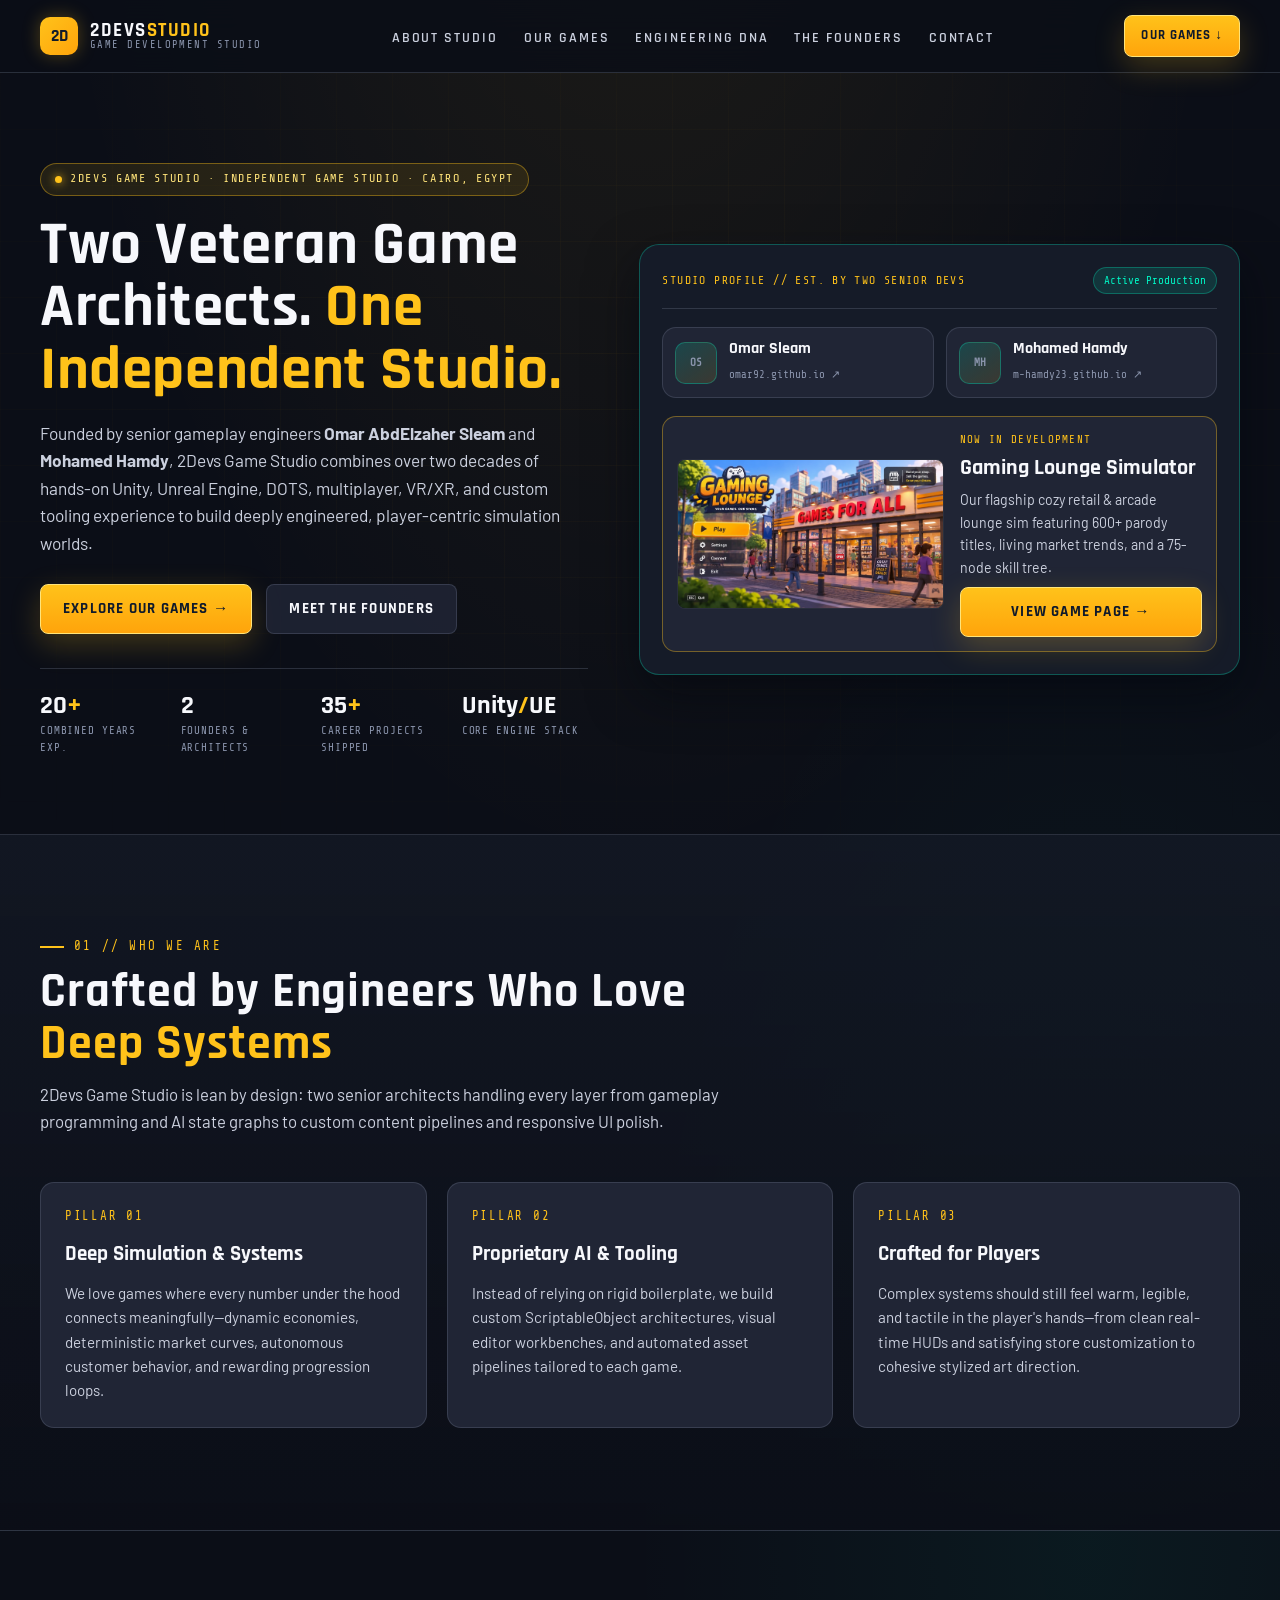
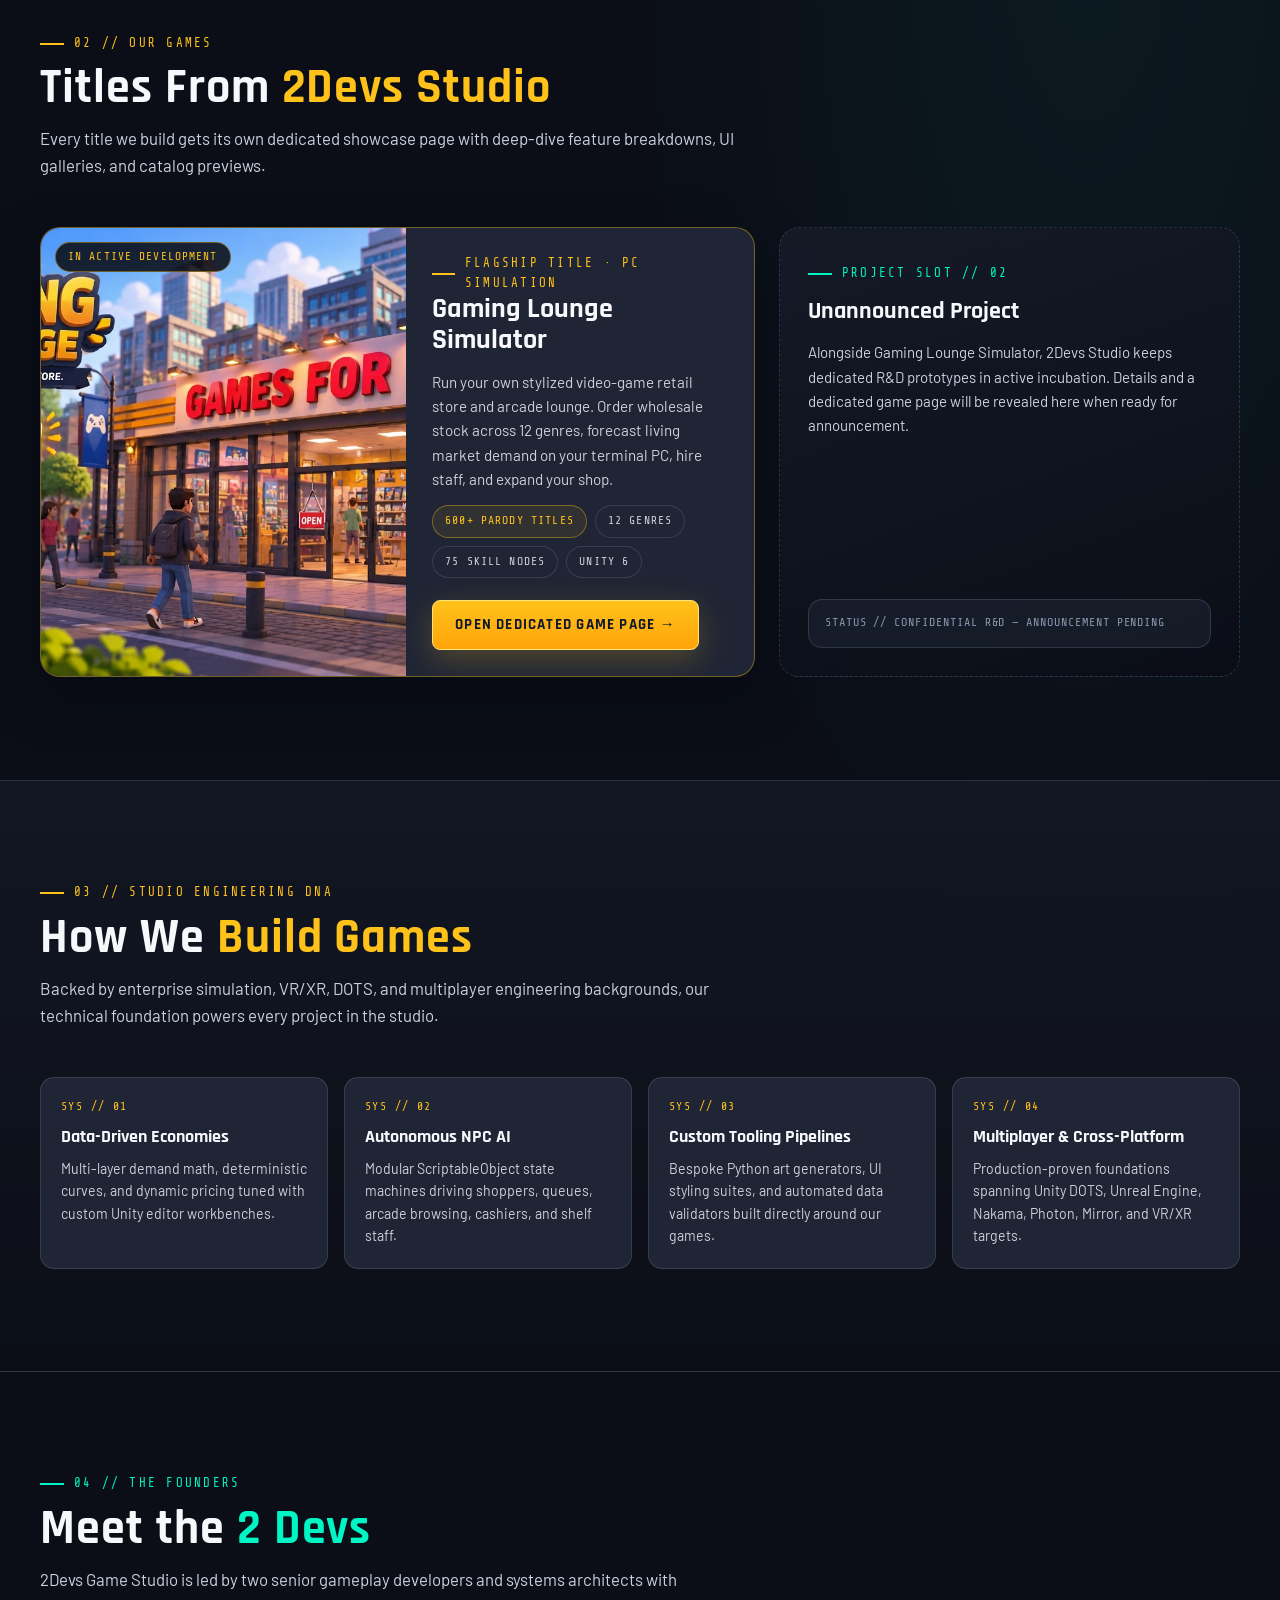
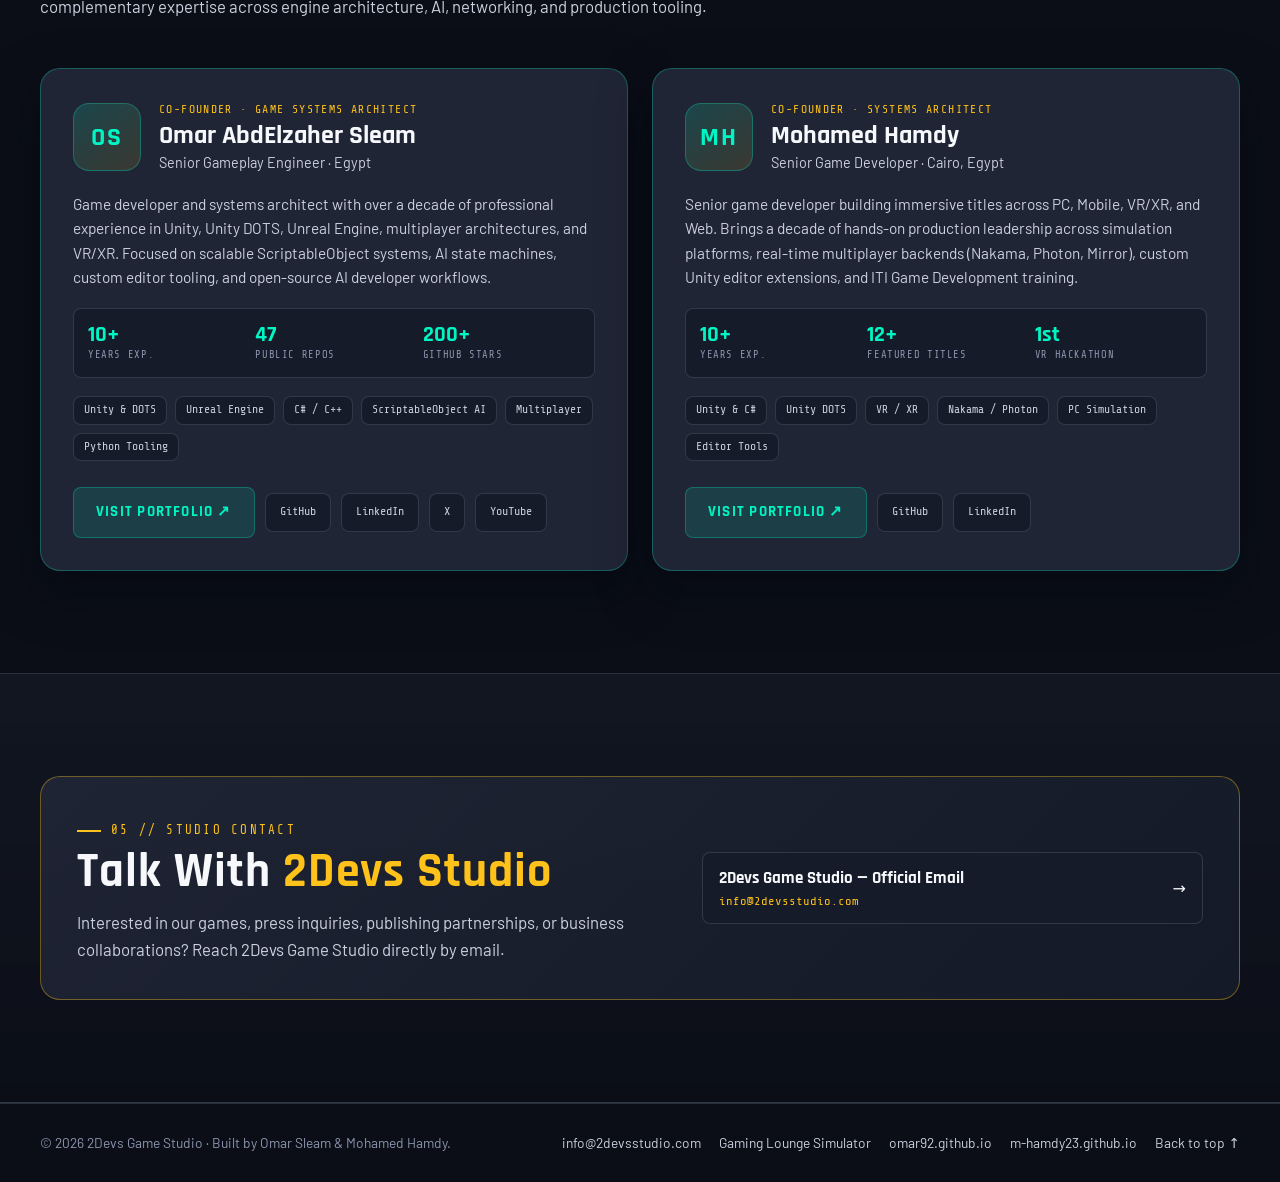
<file: index.html>
<!DOCTYPE html>
<html lang="en">
<head>
  <meta charset="UTF-8">
  <meta name="viewport" content="width=device-width, initial-scale=1.0">
  <title>2Devs Game Studio — Independent Game Development Studio</title>
  <meta name="description" content="2Devs Game Studio is an independent game development company founded by Omar AbdElzaher Sleam and Mohamed Hamdy, engineering systems-driven simulation games.">
  <meta property="og:title" content="2Devs Game Studio — Independent Game Development Studio">
  <meta property="og:description" content="Founded by Omar AbdElzaher Sleam and Mohamed Hamdy. Building deeply engineered, player-centric worlds—starting with Gaming Lounge Simulator.">
  <meta property="og:type" content="website">
  <meta property="og:image" content="assets/screenshots/main-menu.jpg">

  <link rel="preconnect" href="https://fonts.googleapis.com">
  <link rel="preconnect" href="https://fonts.gstatic.com" crossorigin>
  <link href="https://fonts.googleapis.com/css2?family=Barlow:wght@400;500;600&family=Rajdhani:wght@600;700&family=Share+Tech+Mono&display=swap" rel="stylesheet">
  <link rel="stylesheet" href="css/styles.css">
</head>
<body>

  <!-- ═══ STICKY HEADER ═════════════════════════════════════════════════ -->
  <header class="site-header">
    <div class="container nav-inner">
      <a href="#top" class="brand-mark">
        <span class="brand-badge" aria-hidden="true">2D</span>
        <span class="brand-text">
          <span class="brand-name">2Devs<span>Studio</span></span>
          <span class="brand-sub">Game Development Studio</span>
        </span>
      </a>

      <nav aria-label="Primary navigation">
        <ul class="nav-links">
          <li><a href="#about">About Studio</a></li>
          <li><a href="#games">Our Games</a></li>
          <li><a href="#dna">Engineering DNA</a></li>
          <li><a href="#founders">The Founders</a></li>
          <li><a href="#contact">Contact</a></li>
        </ul>
      </nav>

      <a href="#games" class="btn btn--gold nav-cta">Our Games ↓</a>
    </div>
  </header>

  <main id="top">

    <!-- ═══ STUDIO HERO ═══════════════════════════════════════════════════ -->
    <section class="hero">
      <div class="hero-backdrop-grid" aria-hidden="true"></div>
      <div class="container hero-grid">
        <div>
          <div class="hero-pill">
            <span class="hero-pill-dot" aria-hidden="true"></span>
            <span>2Devs Game Studio · Independent Game Studio · Cairo, Egypt</span>
          </div>

          <h1 class="hero-title">
            Two Veteran Game Architects. <em>One Independent Studio.</em>
          </h1>

          <p class="hero-desc">
            Founded by senior gameplay engineers <strong>Omar AbdElzaher Sleam</strong> and
            <strong>Mohamed Hamdy</strong>, 2Devs Game Studio combines over two decades of hands-on Unity,
            Unreal Engine, DOTS, multiplayer, VR/XR, and custom tooling experience to build deeply engineered,
            player-centric simulation worlds.
          </p>

          <div class="hero-actions">
            <a href="#games" class="btn btn--gold">Explore Our Games →</a>
            <a href="#founders" class="btn btn--ghost">Meet the Founders</a>
          </div>

          <div class="hero-stats" aria-label="Studio profile">
            <div class="hero-stat">
              <span class="hero-stat-value">20<span>+</span></span>
              <span class="hero-stat-label">Combined Years Exp.</span>
            </div>
            <div class="hero-stat">
              <span class="hero-stat-value">2</span>
              <span class="hero-stat-label">Founders &amp; Architects</span>
            </div>
            <div class="hero-stat">
              <span class="hero-stat-value">35<span>+</span></span>
              <span class="hero-stat-label">Career Projects Shipped</span>
            </div>
            <div class="hero-stat">
              <span class="hero-stat-value">Unity<span>/</span>UE</span>
              <span class="hero-stat-label">Core Engine Stack</span>
            </div>
          </div>
        </div>

        <aside class="studio-hero-card" aria-label="2Devs Studio overview">
          <div class="studio-hero-top">
            <span class="hero-showcase-tag">Studio Profile // Est. by Two Senior Devs</span>
            <span class="hero-showcase-status">Active Production</span>
          </div>

          <div class="studio-hero-founders">
            <a href="https://omar92.github.io/" target="_blank" rel="noopener noreferrer" class="studio-founder-chip">
              <span class="studio-founder-badge" aria-hidden="true">OS</span>
              <div>
                <strong>Omar Sleam</strong>
                <span>omar92.github.io ↗</span>
              </div>
            </a>
            <a href="https://m-hamdy23.github.io/" target="_blank" rel="noopener noreferrer" class="studio-founder-chip">
              <span class="studio-founder-badge" aria-hidden="true">MH</span>
              <div>
                <strong>Mohamed Hamdy</strong>
                <span>m-hamdy23.github.io ↗</span>
              </div>
            </a>
          </div>

          <div class="studio-spotlight">
            <div class="studio-spotlight-media">
              <img
                src="assets/screenshots/main-menu.jpg"
                alt="Gaming Lounge Simulator main menu and stylized game store preview"
                fetchpriority="high"
                width="1365"
                height="768"
              >
            </div>
            <div class="studio-spotlight-copy">
              <span class="studio-spotlight-label">Now In Development</span>
              <h2>Gaming Lounge Simulator</h2>
              <p>Our flagship cozy retail &amp; arcade lounge sim featuring 600+ parody titles, living market trends, and a 75-node skill tree.</p>
              <a href="games/gaming-lounge-simulator.html" class="btn btn--gold">View Game Page →</a>
            </div>
          </div>
        </aside>
      </div>
    </section>

    <!-- ═══ ABOUT THE STUDIO ══════════════════════════════════════════════ -->
    <section id="about" class="section section--alt">
      <div class="container">
        <div class="section-header">
          <span class="section-eyebrow">01 // Who We Are</span>
          <h2 class="section-title">Crafted by Engineers Who Love <em>Deep Systems</em></h2>
          <p class="section-lead">
            2Devs Game Studio is lean by design: two senior architects handling every layer from gameplay
            programming and AI state graphs to custom content pipelines and responsive UI polish.
          </p>
        </div>

        <div class="studio-values-grid">
          <article class="studio-value-card">
            <span class="pillar-index">PILLAR 01</span>
            <h3>Deep Simulation &amp; Systems</h3>
            <p>
              We love games where every number under the hood connects meaningfully—dynamic economies,
              deterministic market curves, autonomous customer behavior, and rewarding progression loops.
            </p>
          </article>

          <article class="studio-value-card">
            <span class="pillar-index">PILLAR 02</span>
            <h3>Proprietary AI &amp; Tooling</h3>
            <p>
              Instead of relying on rigid boilerplate, we build custom ScriptableObject architectures, visual
              editor workbenches, and automated asset pipelines tailored to each game.
            </p>
          </article>

          <article class="studio-value-card">
            <span class="pillar-index">PILLAR 03</span>
            <h3>Crafted for Players</h3>
            <p>
              Complex systems should still feel warm, legible, and tactile in the player's hands—from clean
              real-time HUDs and satisfying store customization to cohesive stylized art direction.
            </p>
          </article>
        </div>
      </div>
    </section>

    <!-- ═══ OUR GAMES CATALOG ═════════════════════════════════════════════ -->
    <section id="games" class="section">
      <div class="container">
        <div class="section-header">
          <span class="section-eyebrow">02 // Our Games</span>
          <h2 class="section-title">Titles From <em>2Devs Studio</em></h2>
          <p class="section-lead">
            Every title we build gets its own dedicated showcase page with deep-dive feature breakdowns,
            UI galleries, and catalog previews.
          </p>
        </div>

        <div class="games-catalog-grid">
          <!-- Flagship Game Card -->
          <article class="game-showcase-card">
            <div class="game-showcase-media">
              <img
                src="assets/screenshots/main-menu.jpg"
                alt="Gaming Lounge Simulator storefront artwork"
                width="1365"
                height="768"
                loading="lazy"
              >
              <span class="game-showcase-badge">In Active Development</span>
            </div>

            <div class="game-showcase-body">
              <div>
                <span class="section-eyebrow">Flagship Title · PC Simulation</span>
                <h3>Gaming Lounge Simulator</h3>
              </div>

              <p>
                Run your own stylized video-game retail store and arcade lounge. Order wholesale stock across
                12 genres, forecast living market demand on your terminal PC, hire staff, and expand your shop.
              </p>

              <div class="game-showcase-metrics">
                <span class="meta-pill meta-pill--gold">600+ Parody Titles</span>
                <span class="meta-pill">12 Genres</span>
                <span class="meta-pill">75 Skill Nodes</span>
                <span class="meta-pill">Unity 6</span>
              </div>

              <div class="game-showcase-actions">
                <a href="games/gaming-lounge-simulator.html" class="btn btn--gold">
                  Open Dedicated Game Page →
                </a>
              </div>
            </div>
          </article>

          <!-- Extensible Future Title Slot -->
          <article class="game-mystery-card" aria-label="Upcoming studio project">
            <div>
              <span class="section-eyebrow section-eyebrow--cyan">Project Slot // 02</span>
              <h3 style="margin-top: 8px;">Unannounced Project</h3>
              <p style="margin-top: 10px;">
                Alongside Gaming Lounge Simulator, 2Devs Studio keeps dedicated R&amp;D prototypes in active
                incubation. Details and a dedicated game page will be revealed here when ready for announcement.
              </p>
            </div>

            <div class="game-mystery-slot">
              STATUS // CONFIDENTIAL R&amp;D — ANNOUNCEMENT PENDING
            </div>
          </article>
        </div>
      </div>
    </section>

    <!-- ═══ STUDIO ENGINEERING DNA ════════════════════════════════════════ -->
    <section id="dna" class="section section--alt">
      <div class="container">
        <div class="section-header">
          <span class="section-eyebrow">03 // Studio Engineering DNA</span>
          <h2 class="section-title">How We <em>Build Games</em></h2>
          <p class="section-lead">
            Backed by enterprise simulation, VR/XR, DOTS, and multiplayer engineering backgrounds, our technical
            foundation powers every project in the studio.
          </p>
        </div>

        <div class="dna-grid" style="margin-bottom: 0;">
          <div class="dna-card">
            <div class="dna-code">SYS // 01</div>
            <h3>Data-Driven Economies</h3>
            <p>Multi-layer demand math, deterministic curves, and dynamic pricing tuned with custom Unity editor workbenches.</p>
          </div>
          <div class="dna-card">
            <div class="dna-code">SYS // 02</div>
            <h3>Autonomous NPC AI</h3>
            <p>Modular ScriptableObject state machines driving shoppers, queues, arcade browsing, cashiers, and shelf staff.</p>
          </div>
          <div class="dna-card">
            <div class="dna-code">SYS // 03</div>
            <h3>Custom Tooling Pipelines</h3>
            <p>Bespoke Python art generators, UI styling suites, and automated data validators built directly around our games.</p>
          </div>
          <div class="dna-card">
            <div class="dna-code">SYS // 04</div>
            <h3>Multiplayer &amp; Cross-Platform</h3>
            <p>Production-proven foundations spanning Unity DOTS, Unreal Engine, Nakama, Photon, Mirror, and VR/XR targets.</p>
          </div>
        </div>
      </div>
    </section>

    <!-- ═══ THE FOUNDERS ══════════════════════════════════════════════════ -->
    <section id="founders" class="section">
      <div class="container">
        <div class="section-header">
          <span class="section-eyebrow section-eyebrow--cyan">04 // The Founders</span>
          <h2 class="section-title">Meet the <span class="accent-cyan">2 Devs</span></h2>
          <p class="section-lead">
            2Devs Game Studio is led by two senior gameplay developers and systems architects with complementary
            expertise across engine architecture, AI, networking, and production tooling.
          </p>
        </div>

        <div class="founders-grid">
          <!-- Omar Sleam -->
          <article class="founder-card">
            <div class="founder-head">
              <div class="founder-crest" aria-hidden="true">OS</div>
              <div>
                <div class="founder-role">Co-Founder · Game Systems Architect</div>
                <h3 class="founder-name">Omar AbdElzaher Sleam</h3>
                <p class="founder-sub">Senior Gameplay Engineer · Egypt</p>
              </div>
            </div>

            <p class="founder-bio">
              Game developer and systems architect with over a decade of professional experience in Unity,
              Unity DOTS, Unreal Engine, multiplayer architectures, and VR/XR. Focused on scalable ScriptableObject
              systems, AI state machines, custom editor tooling, and open-source AI developer workflows.
            </p>

            <div class="founder-stats" aria-label="Omar Sleam experience highlights">
              <div>
                <div class="founder-stat-val">10+</div>
                <div class="founder-stat-lbl">Years Exp.</div>
              </div>
              <div>
                <div class="founder-stat-val">47</div>
                <div class="founder-stat-lbl">Public Repos</div>
              </div>
              <div>
                <div class="founder-stat-val">200+</div>
                <div class="founder-stat-lbl">GitHub Stars</div>
              </div>
            </div>

            <div class="founder-tags" aria-label="Omar Sleam core skills">
              <span class="tech-tag">Unity &amp; DOTS</span>
              <span class="tech-tag">Unreal Engine</span>
              <span class="tech-tag">C# / C++</span>
              <span class="tech-tag">ScriptableObject AI</span>
              <span class="tech-tag">Multiplayer</span>
              <span class="tech-tag">Python Tooling</span>
            </div>

            <div class="founder-actions">
              <a href="https://omar92.github.io/" target="_blank" rel="noopener noreferrer" class="btn btn--cyan">
                Visit Portfolio ↗
              </a>
              <a href="https://github.com/omar92" target="_blank" rel="noopener noreferrer" class="social-link">GitHub</a>
              <a href="https://www.linkedin.com/in/omarsleam" target="_blank" rel="noopener noreferrer" class="social-link">LinkedIn</a>
              <a href="https://x.com/oomar92" target="_blank" rel="noopener noreferrer" class="social-link">X</a>
              <a href="https://www.youtube.com/@omar92" target="_blank" rel="noopener noreferrer" class="social-link">YouTube</a>
            </div>
          </article>

          <!-- Mohamed Hamdy -->
          <article class="founder-card">
            <div class="founder-head">
              <div class="founder-crest" aria-hidden="true">MH</div>
              <div>
                <div class="founder-role">Co-Founder · Systems Architect</div>
                <h3 class="founder-name">Mohamed Hamdy</h3>
                <p class="founder-sub">Senior Game Developer · Cairo, Egypt</p>
              </div>
            </div>

            <p class="founder-bio">
              Senior game developer building immersive titles across PC, Mobile, VR/XR, and Web. Brings a decade
              of hands-on production leadership across simulation platforms, real-time multiplayer backends
              (Nakama, Photon, Mirror), custom Unity editor extensions, and ITI Game Development training.
            </p>

            <div class="founder-stats" aria-label="Mohamed Hamdy experience highlights">
              <div>
                <div class="founder-stat-val">10+</div>
                <div class="founder-stat-lbl">Years Exp.</div>
              </div>
              <div>
                <div class="founder-stat-val">12+</div>
                <div class="founder-stat-lbl">Featured Titles</div>
              </div>
              <div>
                <div class="founder-stat-val">1st</div>
                <div class="founder-stat-lbl">VR Hackathon</div>
              </div>
            </div>

            <div class="founder-tags" aria-label="Mohamed Hamdy core skills">
              <span class="tech-tag">Unity &amp; C#</span>
              <span class="tech-tag">Unity DOTS</span>
              <span class="tech-tag">VR / XR</span>
              <span class="tech-tag">Nakama / Photon</span>
              <span class="tech-tag">PC Simulation</span>
              <span class="tech-tag">Editor Tools</span>
            </div>

            <div class="founder-actions">
              <a href="https://m-hamdy23.github.io/" target="_blank" rel="noopener noreferrer" class="btn btn--cyan">
                Visit Portfolio ↗
              </a>
              <a href="https://github.com/M-Hamdy23" target="_blank" rel="noopener noreferrer" class="social-link">GitHub</a>
              <a href="https://www.linkedin.com/in/mo-hamdy" target="_blank" rel="noopener noreferrer" class="social-link">LinkedIn</a>
            </div>
          </article>
        </div>
      </div>
    </section>

    <!-- ═══ CONTACT ═══════════════════════════════════════════════════════ -->
    <section id="contact" class="section section--alt">
      <div class="container">
        <div class="contact-strip">
          <div>
            <span class="section-eyebrow">05 // Studio Contact</span>
            <h2 class="section-title" style="margin-top: 6px; margin-bottom: 10px;">
              Talk With <em>2Devs Studio</em>
            </h2>
            <p class="section-lead">
              Interested in our games, press inquiries, publishing partnerships, or business collaborations? Reach 2Devs Game Studio directly by email.
            </p>
          </div>

          <div class="contact-links">
            <a href="mailto:info@2devsstudio.com" class="contact-item">
              <div>
                <div class="contact-item-who">2Devs Game Studio — Official Email</div>
                <div class="contact-item-addr">info@2devsstudio.com</div>
              </div>
              <span aria-hidden="true">→</span>
            </a>
          </div>
        </div>
      </div>
    </section>

  </main>

  <!-- ═══ FOOTER ════════════════════════════════════════════════════════ -->
  <footer class="site-footer">
    <div class="container footer-inner">
      <div>© 2026 2Devs Game Studio · Built by Omar Sleam &amp; Mohamed Hamdy.</div>
      <div class="footer-links">
        <a href="mailto:info@2devsstudio.com">info@2devsstudio.com</a>
        <a href="games/gaming-lounge-simulator.html">Gaming Lounge Simulator</a>
        <a href="https://omar92.github.io/" target="_blank" rel="noopener noreferrer">omar92.github.io</a>
        <a href="https://m-hamdy23.github.io/" target="_blank" rel="noopener noreferrer">m-hamdy23.github.io</a>
        <a href="#top">Back to top ↑</a>
      </div>
    </div>
  </footer>

  <script src="js/main.js" defer></script>
</body>
</html>
</file>
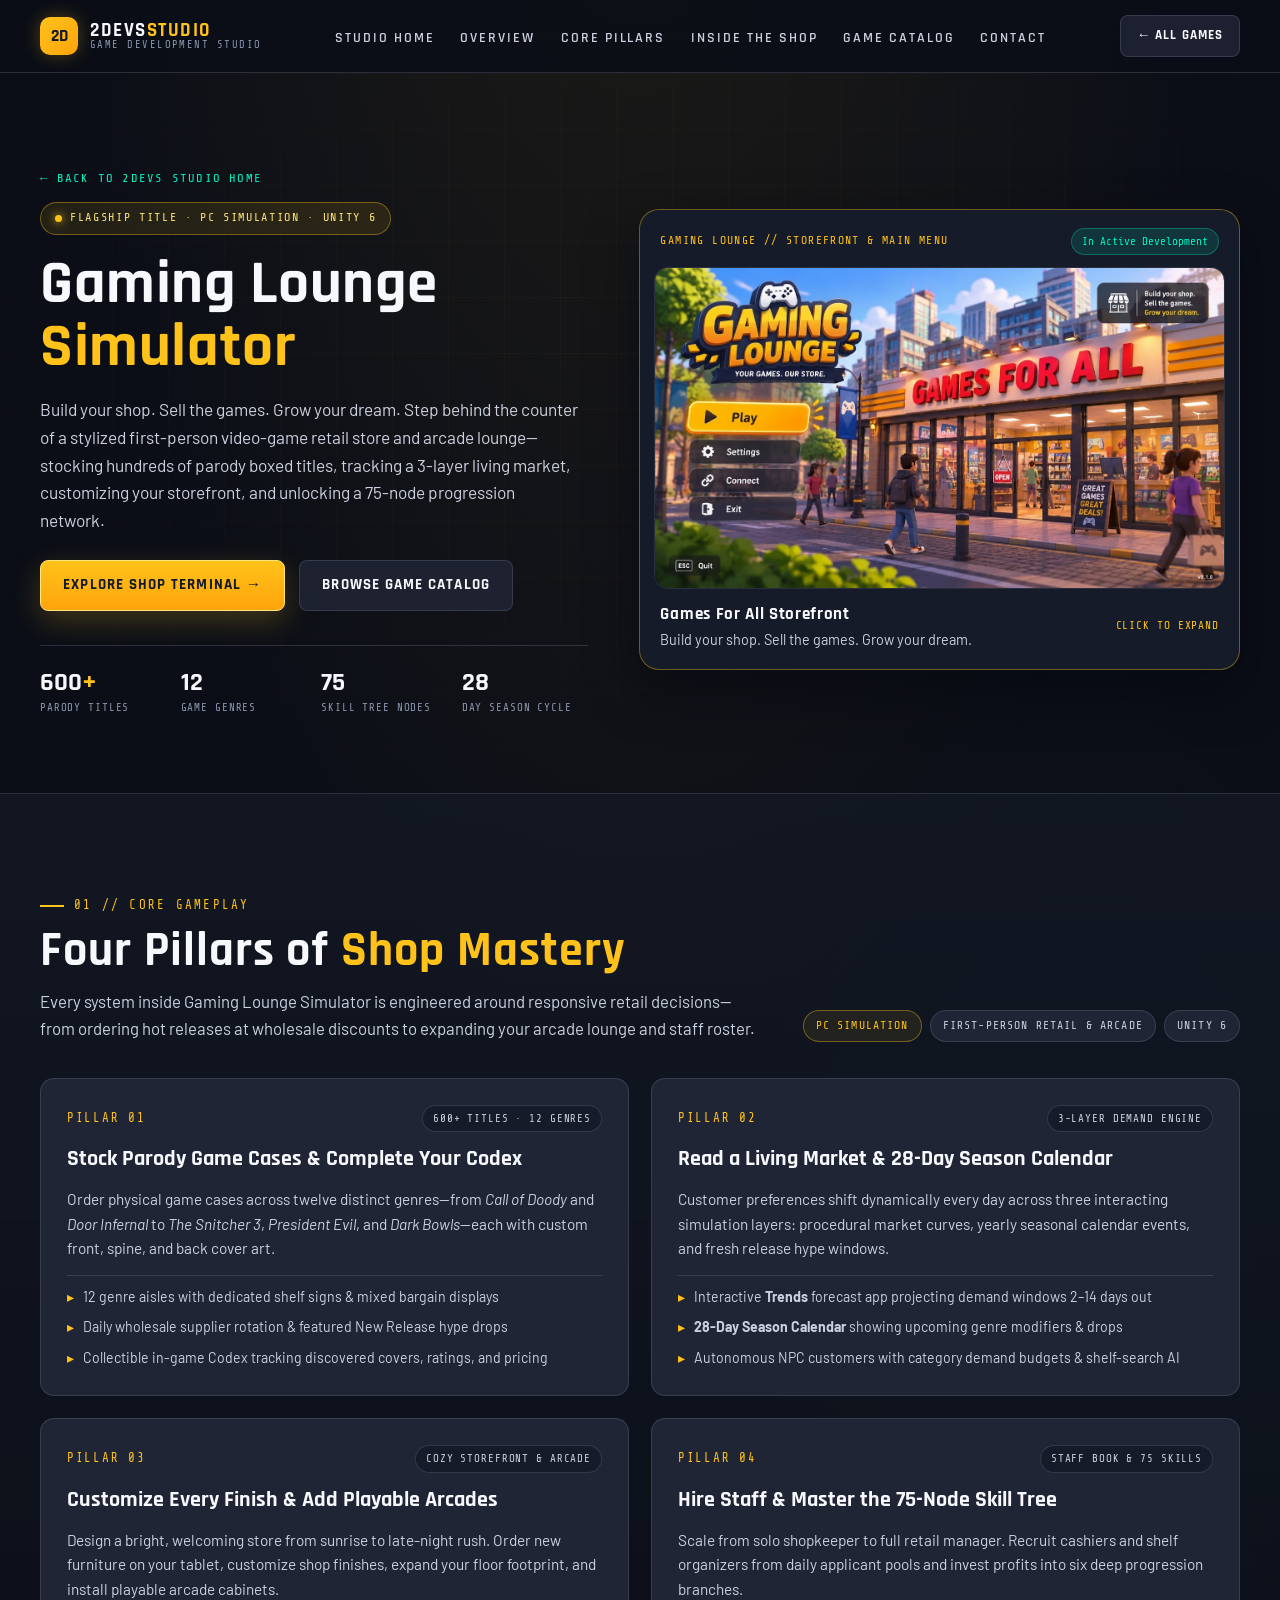
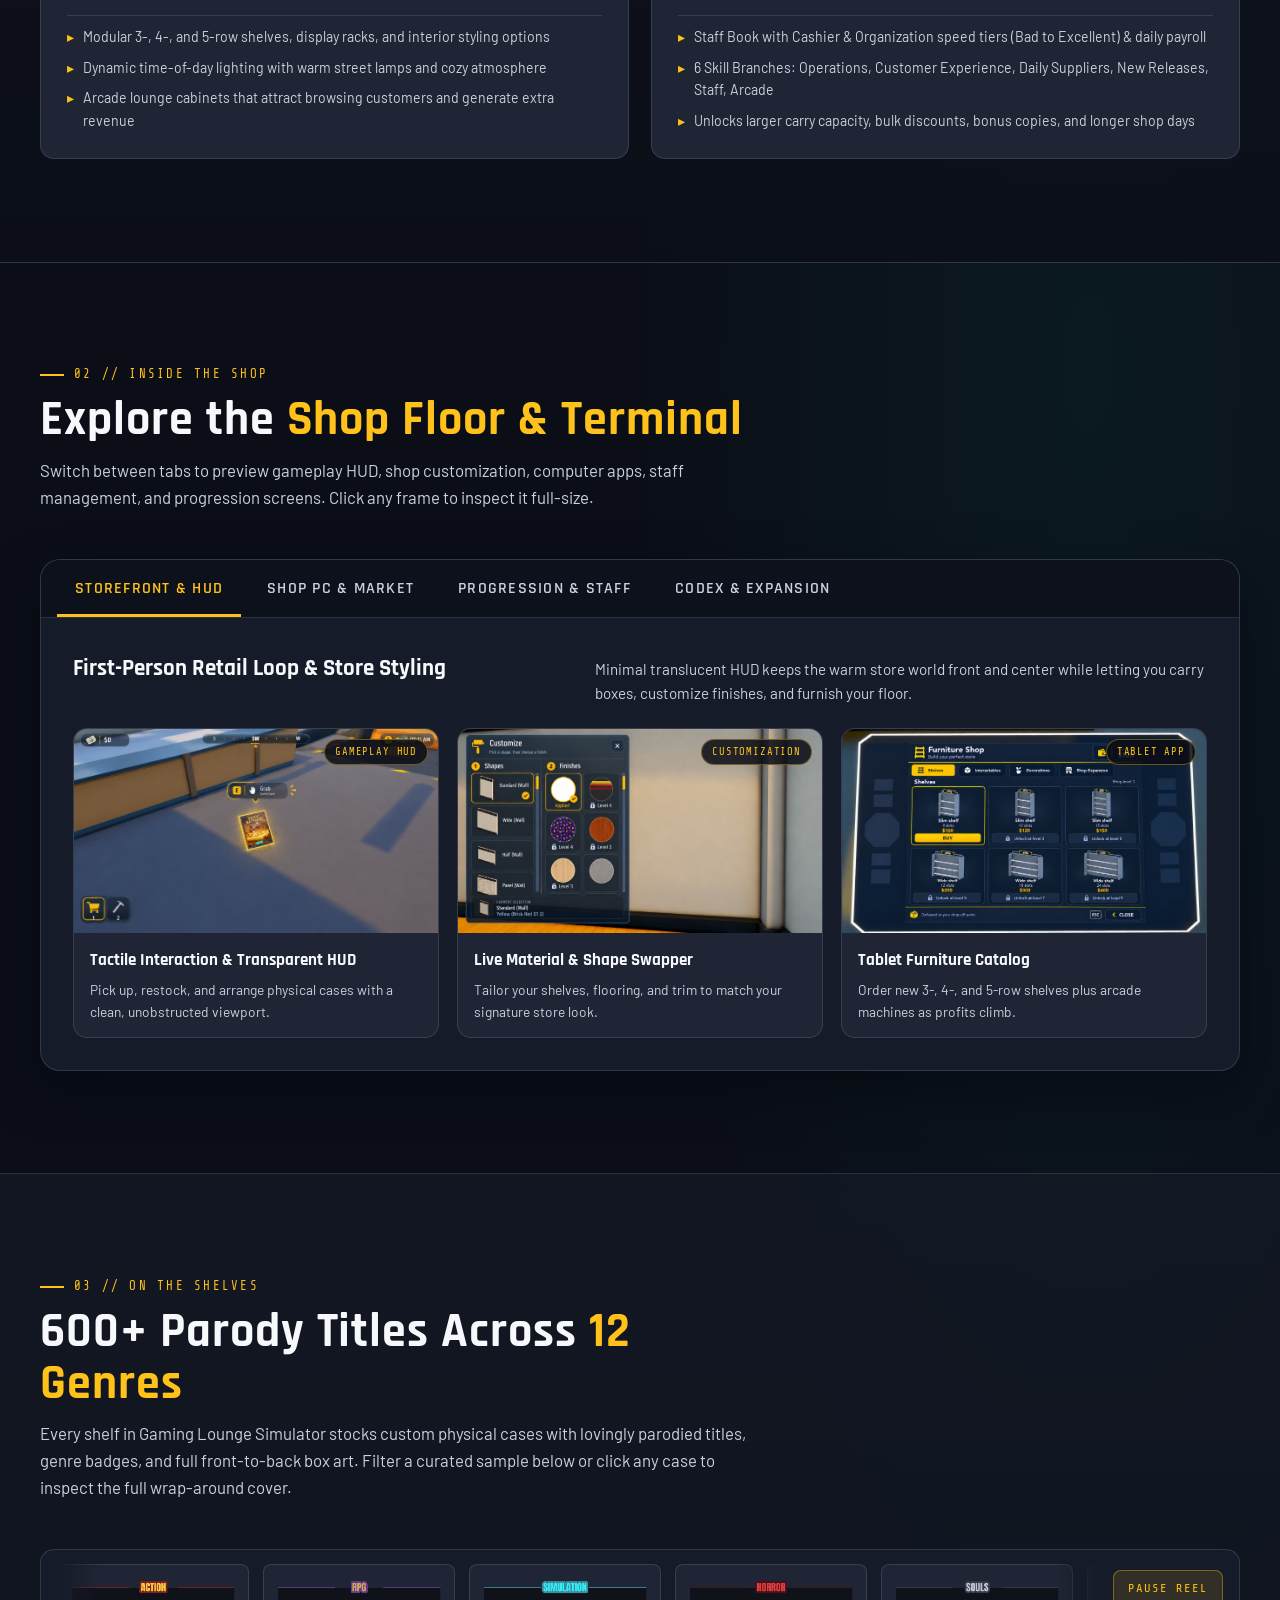
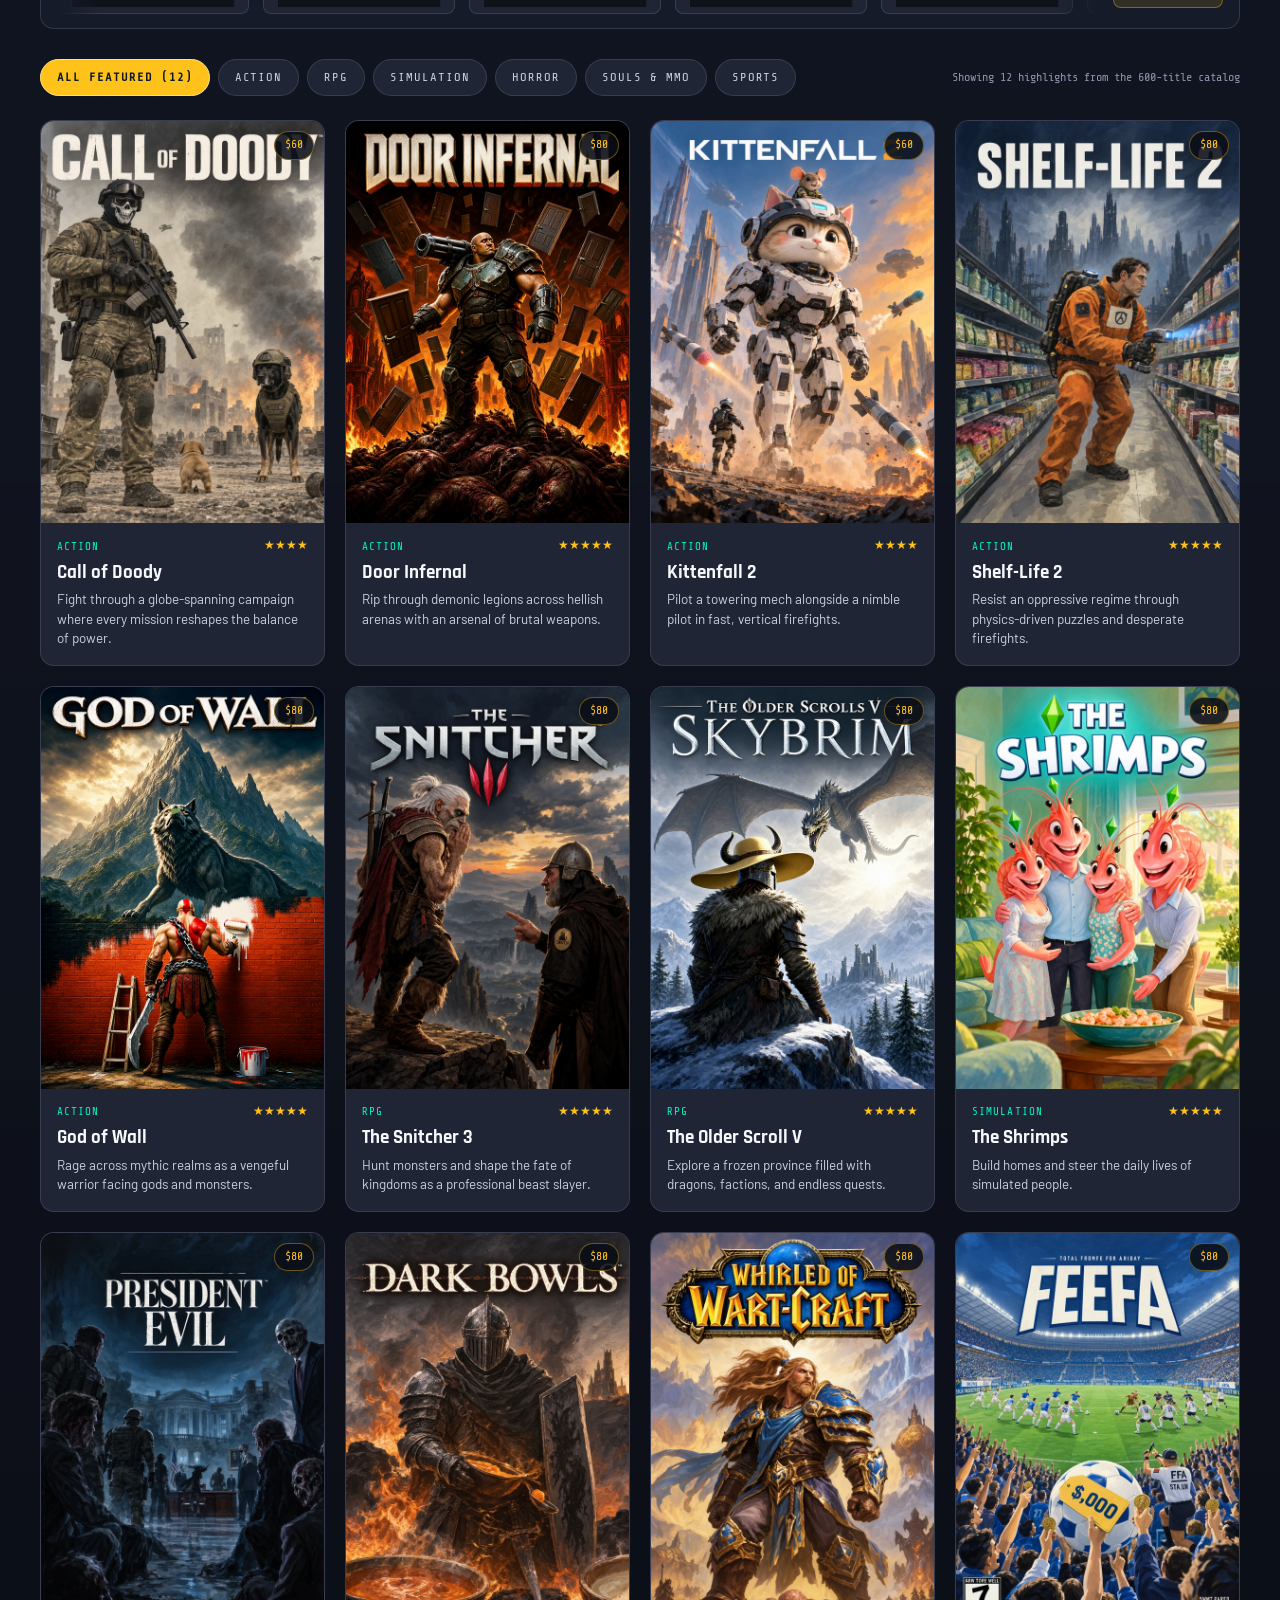
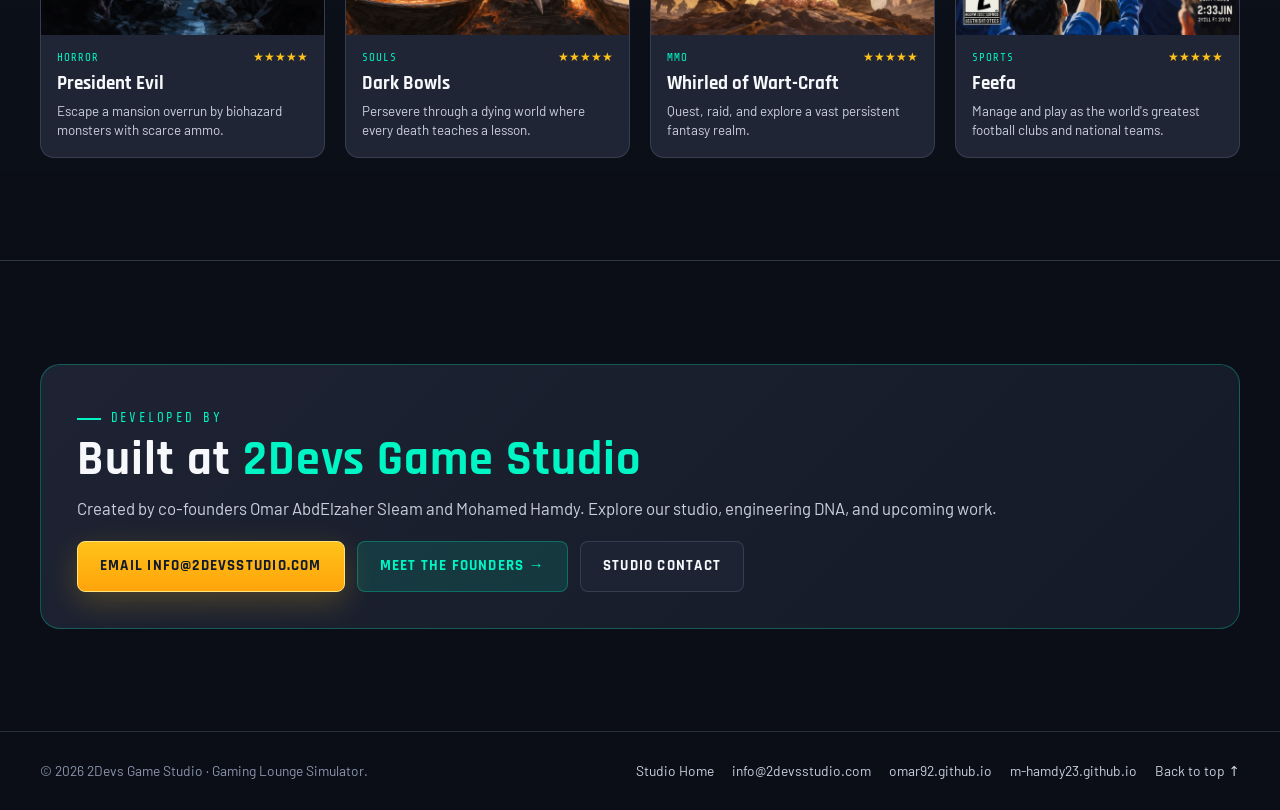
<file: games/gaming-lounge-simulator.html>
<!DOCTYPE html>
<html lang="en">
<head>
  <meta charset="UTF-8">
  <meta name="viewport" content="width=device-width, initial-scale=1.0">
  <title>Gaming Lounge Simulator — 2Devs Game Studio</title>
  <meta name="description" content="Gaming Lounge Simulator by 2Devs Game Studio: build and customize your video-game retail shop and arcade lounge, stock 600+ parody titles, forecast market trends, and manage staff.">
  <meta property="og:title" content="Gaming Lounge Simulator — 2Devs Game Studio">
  <meta property="og:description" content="First-person video-game retail store and arcade lounge simulation built in Unity by 2Devs Game Studio.">
  <meta property="og:type" content="website">
  <meta property="og:image" content="../assets/screenshots/main-menu.jpg">

  <link rel="preconnect" href="https://fonts.googleapis.com">
  <link rel="preconnect" href="https://fonts.gstatic.com" crossorigin>
  <link href="https://fonts.googleapis.com/css2?family=Barlow:wght@400;500;600&family=Rajdhani:wght@600;700&family=Share+Tech+Mono&display=swap" rel="stylesheet">
  <link rel="stylesheet" href="../css/styles.css">
</head>
<body>

  <!-- ═══ STICKY HEADER ═════════════════════════════════════════════════ -->
  <header class="site-header">
    <div class="container nav-inner">
      <a href="../index.html" class="brand-mark">
        <span class="brand-badge" aria-hidden="true">2D</span>
        <span class="brand-text">
          <span class="brand-name">2Devs<span>Studio</span></span>
          <span class="brand-sub">Game Development Studio</span>
        </span>
      </a>

      <nav aria-label="Game page navigation">
        <ul class="nav-links">
          <li><a href="../index.html">Studio Home</a></li>
          <li><a href="#overview">Overview</a></li>
          <li><a href="#features">Core Pillars</a></li>
          <li><a href="#terminal">Inside the Shop</a></li>
          <li><a href="#catalog">Game Catalog</a></li>
          <li><a href="../index.html#contact">Contact</a></li>
        </ul>
      </nav>

      <a href="../index.html#games" class="btn btn--ghost nav-cta">← All Games</a>
    </div>
  </header>

  <main id="top">

    <!-- ═══ GAME HERO ═════════════════════════════════════════════════════ -->
    <section id="overview" class="hero">
      <div class="hero-backdrop-grid" aria-hidden="true"></div>
      <div class="container hero-grid">
        <div>
          <a href="../index.html#games" class="subpage-breadcrumb">← Back to 2Devs Studio Home</a>

          <div class="hero-pill">
            <span class="hero-pill-dot" aria-hidden="true"></span>
            <span>Flagship Title · PC Simulation · Unity 6</span>
          </div>

          <h1 class="hero-title">
            Gaming Lounge <em>Simulator</em>
          </h1>

          <p class="hero-desc">
            Build your shop. Sell the games. Grow your dream. Step behind the counter of a stylized first-person
            video-game retail store and arcade lounge—stocking hundreds of parody boxed titles, tracking a
            3-layer living market, customizing your storefront, and unlocking a 75-node progression network.
          </p>

          <div class="hero-actions">
            <a href="#terminal" class="btn btn--gold">Explore Shop Terminal →</a>
            <a href="#catalog" class="btn btn--ghost">Browse Game Catalog</a>
          </div>

          <div class="hero-stats" aria-label="Game highlights">
            <div class="hero-stat">
              <span class="hero-stat-value">600<span>+</span></span>
              <span class="hero-stat-label">Parody Titles</span>
            </div>
            <div class="hero-stat">
              <span class="hero-stat-value">12</span>
              <span class="hero-stat-label">Game Genres</span>
            </div>
            <div class="hero-stat">
              <span class="hero-stat-value">75</span>
              <span class="hero-stat-label">Skill Tree Nodes</span>
            </div>
            <div class="hero-stat">
              <span class="hero-stat-value">28</span>
              <span class="hero-stat-label">Day Season Cycle</span>
            </div>
          </div>
        </div>

        <aside class="hero-showcase" aria-label="Gaming Lounge Simulator storefront screenshot">
          <div class="hero-showcase-bar">
            <span class="hero-showcase-tag">Gaming Lounge // Storefront &amp; Main Menu</span>
            <span class="hero-showcase-status">In Active Development</span>
          </div>

          <div class="hero-frame">
            <button
              type="button"
              class="hero-frame-trigger"
              data-lightbox-src="../assets/screenshots/main-menu.jpg"
              data-lightbox-title="Gaming Lounge Simulator — Main Menu &amp; Storefront"
              data-lightbox-caption="Warm stylized retail world with dynamic day-to-night cycle and tactile storefront design."
              data-lightbox-width="1365"
              data-lightbox-height="768"
              aria-label="Inspect full-resolution screenshot of Gaming Lounge Simulator main menu"
            >
              <img
                src="../assets/screenshots/main-menu.jpg"
                alt="Gaming Lounge Simulator storefront and main menu showing the Games For All shop exterior"
                fetchpriority="high"
                width="1365"
                height="768"
              >
            </button>
          </div>

          <div class="hero-frame-caption">
            <div>
              <strong>Games For All Storefront</strong>
              <div>Build your shop. Sell the games. Grow your dream.</div>
            </div>
            <span class="hero-zoom-hint">Click to Expand</span>
          </div>
        </aside>
      </div>
    </section>

    <!-- ═══ 4 GAMEPLAY PILLARS ════════════════════════════════════════════ -->
    <section id="features" class="section section--alt">
      <div class="container">
        <div class="game-banner">
          <div class="section-header" style="margin-bottom: 0;">
            <span class="section-eyebrow">01 // Core Gameplay</span>
            <h2 class="section-title">Four Pillars of <em>Shop Mastery</em></h2>
            <p class="section-lead">
              Every system inside Gaming Lounge Simulator is engineered around responsive retail decisions—from
              ordering hot releases at wholesale discounts to expanding your arcade lounge and staff roster.
            </p>
          </div>

          <div class="game-meta-pills" aria-label="Game details">
            <span class="meta-pill meta-pill--gold">PC Simulation</span>
            <span class="meta-pill">First-Person Retail &amp; Arcade</span>
            <span class="meta-pill">Unity 6</span>
          </div>
        </div>

        <div class="pillars-grid">
          <article class="pillar-card">
            <div class="pillar-top">
              <span class="pillar-index">PILLAR 01</span>
              <span class="pillar-chip">600+ Titles · 12 Genres</span>
            </div>
            <h3 class="pillar-title">Stock Parody Game Cases &amp; Complete Your Codex</h3>
            <p class="pillar-body">
              Order physical game cases across twelve distinct genres—from <em>Call of Doody</em> and
              <em>Door Infernal</em> to <em>The Snitcher 3</em>, <em>President Evil</em>, and
              <em>Dark Bowls</em>—each with custom front, spine, and back cover art.
            </p>
            <ul class="pillar-points">
              <li>12 genre aisles with dedicated shelf signs &amp; mixed bargain displays</li>
              <li>Daily wholesale supplier rotation &amp; featured New Release hype drops</li>
              <li>Collectible in-game Codex tracking discovered covers, ratings, and pricing</li>
            </ul>
          </article>

          <article class="pillar-card">
            <div class="pillar-top">
              <span class="pillar-index">PILLAR 02</span>
              <span class="pillar-chip">3-Layer Demand Engine</span>
            </div>
            <h3 class="pillar-title">Read a Living Market &amp; 28-Day Season Calendar</h3>
            <p class="pillar-body">
              Customer preferences shift dynamically every day across three interacting simulation layers:
              procedural market curves, yearly seasonal calendar events, and fresh release hype windows.
            </p>
            <ul class="pillar-points">
              <li>Interactive <strong>Trends</strong> forecast app projecting demand windows 2–14 days out</li>
              <li><strong>28-Day Season Calendar</strong> showing upcoming genre modifiers &amp; drops</li>
              <li>Autonomous NPC customers with category demand budgets &amp; shelf-search AI</li>
            </ul>
          </article>

          <article class="pillar-card">
            <div class="pillar-top">
              <span class="pillar-index">PILLAR 03</span>
              <span class="pillar-chip">Cozy Storefront &amp; Arcade</span>
            </div>
            <h3 class="pillar-title">Customize Every Finish &amp; Add Playable Arcades</h3>
            <p class="pillar-body">
              Design a bright, welcoming store from sunrise to late-night rush. Order new furniture on your
              tablet, customize shop finishes, expand your floor footprint, and install playable arcade cabinets.
            </p>
            <ul class="pillar-points">
              <li>Modular 3-, 4-, and 5-row shelves, display racks, and interior styling options</li>
              <li>Dynamic time-of-day lighting with warm street lamps and cozy atmosphere</li>
              <li>Arcade lounge cabinets that attract browsing customers and generate extra revenue</li>
            </ul>
          </article>

          <article class="pillar-card">
            <div class="pillar-top">
              <span class="pillar-index">PILLAR 04</span>
              <span class="pillar-chip">Staff Book &amp; 75 Skills</span>
            </div>
            <h3 class="pillar-title">Hire Staff &amp; Master the 75-Node Skill Tree</h3>
            <p class="pillar-body">
              Scale from solo shopkeeper to full retail manager. Recruit cashiers and shelf organizers from
              daily applicant pools and invest profits into six deep progression branches.
            </p>
            <ul class="pillar-points">
              <li>Staff Book with Cashier &amp; Organization speed tiers (Bad to Excellent) &amp; daily payroll</li>
              <li>6 Skill Branches: Operations, Customer Experience, Daily Suppliers, New Releases, Staff, Arcade</li>
              <li>Unlocks larger carry capacity, bulk discounts, bonus copies, and longer shop days</li>
            </ul>
          </article>
        </div>
      </div>
    </section>

    <!-- ═══ INSIDE THE SHOP TERMINAL (TABBED GALLERY) ═════════════════════ -->
    <section id="terminal" class="section">
      <div class="container">
        <div class="section-header">
          <span class="section-eyebrow">02 // Inside the Shop</span>
          <h2 class="section-title">Explore the <em>Shop Floor &amp; Terminal</em></h2>
          <p class="section-lead">
            Switch between tabs to preview gameplay HUD, shop customization, computer apps, staff management,
            and progression screens. Click any frame to inspect it full-size.
          </p>
        </div>

        <div class="terminal-shell">
          <div class="terminal-tablist" role="tablist" focusgroup="tablist nomemory" aria-label="Shop terminal views">
            <button type="button" role="tab" id="tab-storefront" class="terminal-tab" aria-selected="true" focusgroupstart>
              Storefront &amp; HUD
            </button>
            <button type="button" role="tab" id="tab-market" class="terminal-tab" aria-selected="false">
              Shop PC &amp; Market
            </button>
            <button type="button" role="tab" id="tab-progression" class="terminal-tab" aria-selected="false">
              Progression &amp; Staff
            </button>
            <button type="button" role="tab" id="tab-codex" class="terminal-tab" aria-selected="false">
              Codex &amp; Expansion
            </button>
          </div>

          <div class="terminal-panels">
            <!-- Panel 1: Storefront & HUD -->
            <div role="tabpanel" class="terminal-panel" aria-labelledby="tab-storefront" tabindex="0">
              <div class="tabpanel-inner">
                <div class="tabpanel-intro">
                  <h3>First-Person Retail Loop &amp; Store Styling</h3>
                  <p>Minimal translucent HUD keeps the warm store world front and center while letting you carry boxes, customize finishes, and furnish your floor.</p>
                </div>

                <div class="gallery-grid">
                  <button
                    type="button"
                    class="shot-card"
                    data-lightbox-src="../assets/screenshots/gameplay-hud.png"
                    data-lightbox-title="Gameplay HUD &amp; Tactile Interaction"
                    data-lightbox-caption="Capsule cash and clock displays, directional compass, tool hotbar, and gold-highlighted physical case interaction."
                    data-lightbox-width="1672"
                    data-lightbox-height="940"
                  >
                    <div class="shot-media">
                      <img src="../assets/screenshots/gameplay-hud.png" alt="First-person gameplay HUD showing compass, cash counter, tool hotbar, and interactive game case" width="1672" height="940" loading="lazy">
                      <span class="shot-badge">Gameplay HUD</span>
                    </div>
                    <div class="shot-body">
                      <h4 class="shot-title">Tactile Interaction &amp; Transparent HUD</h4>
                      <p class="shot-desc">Pick up, restock, and arrange physical cases with a clean, unobstructed viewport.</p>
                    </div>
                  </button>

                  <button
                    type="button"
                    class="shot-card"
                    data-lightbox-src="../assets/screenshots/shop-customization.png"
                    data-lightbox-title="Real-Time Shop Finish Customization"
                    data-lightbox-caption="Customize shelves, counters, walls, and doors with swappable materials and visual variants right on the shop floor."
                    data-lightbox-width="1672"
                    data-lightbox-height="941"
                  >
                    <div class="shot-media">
                      <img src="../assets/screenshots/shop-customization.png" alt="Shop customization overlay for swapping shelf and wall materials" width="1672" height="941" loading="lazy">
                      <span class="shot-badge">Customization</span>
                    </div>
                    <div class="shot-body">
                      <h4 class="shot-title">Live Material &amp; Shape Swapper</h4>
                      <p class="shot-desc">Tailor your shelves, flooring, and trim to match your signature store look.</p>
                    </div>
                  </button>

                  <button
                    type="button"
                    class="shot-card"
                    data-lightbox-src="../assets/screenshots/furniture-shop.png"
                    data-lightbox-title="Tablet Furniture Shop"
                    data-lightbox-caption="Browse modular shelves, checkout counters, and arcade cabinets directly from your in-hand shop tablet."
                    data-lightbox-width="1672"
                    data-lightbox-height="941"
                  >
                    <div class="shot-media">
                      <img src="../assets/screenshots/furniture-shop.png" alt="In-game tablet furniture store displaying shelves and shop fixtures" width="1672" height="941" loading="lazy">
                      <span class="shot-badge">Tablet App</span>
                    </div>
                    <div class="shot-body">
                      <h4 class="shot-title">Tablet Furniture Catalog</h4>
                      <p class="shot-desc">Order new 3-, 4-, and 5-row shelves plus arcade machines as profits climb.</p>
                    </div>
                  </button>
                </div>
              </div>
            </div>

            <!-- Panel 2: Shop PC & Market -->
            <div role="tabpanel" class="terminal-panel" aria-labelledby="tab-market" hidden="until-found">
              <div class="tabpanel-inner">
                <div class="tabpanel-intro">
                  <h3>Shop Terminal Desktop, Wholesale Store &amp; Season Calendar</h3>
                  <p>Your in-store PC acts as the command center for ordering wholesale stock, jumping on trending releases, and planning around 28-day seasonal spikes.</p>
                </div>

                <div class="gallery-grid">
                  <button
                    type="button"
                    class="shot-card"
                    data-lightbox-src="../assets/screenshots/pc-desktop.png"
                    data-lightbox-title="Shop Terminal Desktop"
                    data-lightbox-caption="Access Store, New Releases, Trends, Season Calendar, Staff Book, Skill Tree, and Codex from your counter PC."
                    data-lightbox-width="1672"
                    data-lightbox-height="941"
                  >
                    <div class="shot-media">
                      <img src="../assets/screenshots/pc-desktop.png" alt="Gaming Lounge in-game computer desktop with shop management applications" width="1672" height="941" loading="lazy">
                      <span class="shot-badge">Shop PC</span>
                    </div>
                    <div class="shot-body">
                      <h4 class="shot-title">Shop Terminal OS</h4>
                      <p class="shot-desc">Dedicated multi-app desktop running inside your counter monitor.</p>
                    </div>
                  </button>

                  <button
                    type="button"
                    class="shot-card"
                    data-lightbox-src="../assets/screenshots/pc-store.png"
                    data-lightbox-title="Wholesale Store &amp; Margin Preview"
                    data-lightbox-caption="Filter daily supplier titles by genre, demand, score, and price with real-time wholesale margin calculations."
                    data-lightbox-width="1672"
                    data-lightbox-height="941"
                  >
                    <div class="shot-media">
                      <img src="../assets/screenshots/pc-store.png" alt="Wholesale Store terminal app showing game listings, demand values, and profit margin" width="1672" height="941" loading="lazy">
                      <span class="shot-badge">Wholesale</span>
                    </div>
                    <div class="shot-body">
                      <h4 class="shot-title">Daily Suppliers &amp; Margin Tracking</h4>
                      <p class="shot-desc">Compare stock levels, demand scores, and retail profit before placing bulk orders.</p>
                    </div>
                  </button>

                  <button
                    type="button"
                    class="shot-card"
                    data-lightbox-src="../assets/screenshots/pc-new-releases.png"
                    data-lightbox-title="New Releases &amp; Hype Windows"
                    data-lightbox-caption="Capitalize on multi-day launch hype windows and unlock tiered bulk discounts as your business grows."
                    data-lightbox-width="1672"
                    data-lightbox-height="941"
                  >
                    <div class="shot-media">
                      <img src="../assets/screenshots/pc-new-releases.png" alt="New Releases terminal app displaying featured game launch and bulk discount tiers" width="1672" height="941" loading="lazy">
                      <span class="shot-badge">New Releases</span>
                    </div>
                    <div class="shot-body">
                      <h4 class="shot-title">Featured Drops &amp; Bulk Savings</h4>
                      <p class="shot-desc">Stock fresh headline releases early to ride genre demand spikes.</p>
                    </div>
                  </button>

                  <button
                    type="button"
                    class="shot-card"
                    data-lightbox-src="../assets/screenshots/pc-calendar.png"
                    data-lightbox-title="28-Day Season Calendar &amp; Event Modifiers"
                    data-lightbox-caption="Track upcoming seasonal festivals, sale events, and genre demand boosts across a full 28-day month."
                    data-lightbox-width="1672"
                    data-lightbox-height="941"
                  >
                    <div class="shot-media">
                      <img src="../assets/screenshots/pc-calendar.png" alt="28-Day Season Calendar terminal app with event spans and release markers" width="1672" height="941" loading="lazy">
                      <span class="shot-badge">Calendar</span>
                    </div>
                    <div class="shot-body">
                      <h4 class="shot-title">28-Day Season Planner</h4>
                      <p class="shot-desc">Anticipate seasonal genre surges and plan inventory ahead of big dates.</p>
                    </div>
                  </button>
                </div>
              </div>
            </div>

            <!-- Panel 3: Progression & Staff -->
            <div role="tabpanel" class="terminal-panel" aria-labelledby="tab-progression" hidden="until-found">
              <div class="tabpanel-inner">
                <div class="tabpanel-intro">
                  <h3>75-Node Skill Tree &amp; Staff Book</h3>
                  <p>Invest your earnings into permanent store upgrades across six radial branches and hire specialized staff to keep queues moving and shelves stocked.</p>
                </div>

                <div class="gallery-grid">
                  <button
                    type="button"
                    class="shot-card"
                    data-lightbox-src="../assets/screenshots/pc-skill-tree.png"
                    data-lightbox-title="75-Node Radial Skill Tree"
                    data-lightbox-caption="Six branches—Operations, Customer Experience, Daily Suppliers, New Releases, Staff, and Arcade—with custom pictograms and rank markers."
                    data-lightbox-width="1672"
                    data-lightbox-height="941"
                  >
                    <div class="shot-media">
                      <img src="../assets/screenshots/pc-skill-tree.png" alt="Skill Tree computer app displaying six radial progression branches" width="1672" height="941" loading="lazy">
                      <span class="shot-badge">Skill Tree</span>
                    </div>
                    <div class="shot-body">
                      <h4 class="shot-title">6-Branch Progression Network</h4>
                      <p class="shot-desc">Pan, zoom, and unlock 75 nodes expanding shop capacity, discounts, and arcade earnings.</p>
                    </div>
                  </button>

                  <button
                    type="button"
                    class="shot-card"
                    data-lightbox-src="../assets/screenshots/pc-staff-book.png"
                    data-lightbox-title="Staff Book &amp; Employee Roles"
                    data-lightbox-caption="Evaluate applicant cashier and organization tiers, compare daily wages, and assign employees to Cashier or Manage Shelves."
                    data-lightbox-width="1672"
                    data-lightbox-height="941"
                  >
                    <div class="shot-media">
                      <img src="../assets/screenshots/pc-staff-book.png" alt="Staff Book terminal app listing hired employees, speed tiers, and job assignments" width="1672" height="941" loading="lazy">
                      <span class="shot-badge">Staff Book</span>
                    </div>
                    <div class="shot-body">
                      <h4 class="shot-title">Hiring, Roles &amp; Speed Tiers</h4>
                      <p class="shot-desc">Assign autonomous staff to checkout duty or shelf restocking as foot traffic grows.</p>
                    </div>
                  </button>
                </div>
              </div>
            </div>

            <!-- Panel 4: Codex & Expansion -->
            <div role="tabpanel" class="terminal-panel" aria-labelledby="tab-codex" hidden="until-found">
              <div class="tabpanel-inner">
                <div class="tabpanel-intro">
                  <h3>Collector Codex &amp; Shop Floor Expansion</h3>
                  <p>Every game cover you unlock enters your permanent store Codex, while floor expansion upgrades physically open up new retail space for aisles and arcades.</p>
                </div>

                <div class="gallery-grid">
                  <button
                    type="button"
                    class="shot-card"
                    data-lightbox-src="../assets/screenshots/pc-codex.png"
                    data-lightbox-title="In-Game Game Catalog Codex"
                    data-lightbox-caption="Browse unlocked titles across 12 genres with full cover previews, wholesale vs. retail pricing, and descriptions."
                    data-lightbox-width="1672"
                    data-lightbox-height="941"
                  >
                    <div class="shot-media">
                      <img src="../assets/screenshots/pc-codex.png" alt="Codex terminal app showing unlocked game cover art, genres, and pricing data" width="1672" height="941" loading="lazy">
                      <span class="shot-badge">Codex</span>
                    </div>
                    <div class="shot-body">
                      <h4 class="shot-title">600-Title Game Codex</h4>
                      <p class="shot-desc">Track every parody title discovered across your store's lifetime.</p>
                    </div>
                  </button>

                  <button
                    type="button"
                    class="shot-card"
                    data-lightbox-src="../assets/screenshots/shop-expansion.png"
                    data-lightbox-title="Store Floor Expansion"
                    data-lightbox-caption="Unlock bigger store footprints to house specialized genre aisles, checkout lanes, and an expanded arcade lounge."
                    data-lightbox-width="1672"
                    data-lightbox-height="941"
                  >
                    <div class="shot-media">
                      <img src="../assets/screenshots/shop-expansion.png" alt="Shop expansion interface for upgrading store square footage" width="1672" height="941" loading="lazy">
                      <span class="shot-badge">Expansion</span>
                    </div>
                    <div class="shot-body">
                      <h4 class="shot-title">Expand Your Floor Plan</h4>
                      <p class="shot-desc">Grow from a cozy corner shop into a packed multi-aisle gaming lounge.</p>
                    </div>
                  </button>
                </div>
              </div>
            </div>
          </div>
        </div>
      </div>
    </section>

    <!-- ═══ ON THE SHELVES (PARODY CATALOG & GENRE REEL) ══════════════════ -->
    <section id="catalog" class="section section--alt">
      <div class="container">
        <div class="section-header">
          <span class="section-eyebrow">03 // On the Shelves</span>
          <h2 class="section-title">600+ Parody Titles Across <em>12 Genres</em></h2>
          <p class="section-lead">
            Every shelf in Gaming Lounge Simulator stocks custom physical cases with lovingly parodied titles,
            genre badges, and full front-to-back box art. Filter a curated sample below or click any case to
            inspect the full wrap-around cover.
          </p>
        </div>

        <!-- Pauseable Genre Sign Marquee (WCAG 2.2.2) -->
        <div class="reel-bar" aria-label="12 in-game genre badges">
          <div class="reel-viewport">
            <div class="reel-track" id="reel-track">
              <div class="sign-chip"><img src="../assets/signs/actioncategory.png" alt="Action genre badge" width="597" height="848" loading="lazy"></div>
              <div class="sign-chip"><img src="../assets/signs/rpgcategory.png" alt="RPG genre badge" width="597" height="848" loading="lazy"></div>
              <div class="sign-chip"><img src="../assets/signs/simulationcategory.png" alt="Simulation genre badge" width="597" height="848" loading="lazy"></div>
              <div class="sign-chip"><img src="../assets/signs/horrorcategory.png" alt="Horror genre badge" width="597" height="848" loading="lazy"></div>
              <div class="sign-chip"><img src="../assets/signs/soulscategory.png" alt="Souls genre badge" width="597" height="848" loading="lazy"></div>
              <div class="sign-chip"><img src="../assets/signs/mmocategory.png" alt="MMO genre badge" width="597" height="848" loading="lazy"></div>
              <div class="sign-chip"><img src="../assets/signs/sportscategory.png" alt="Sports genre badge" width="597" height="848" loading="lazy"></div>
              <div class="sign-chip"><img src="../assets/signs/adventurecategory.png" alt="Adventure genre badge" width="597" height="848" loading="lazy"></div>
              <div class="sign-chip"><img src="../assets/signs/survivalcategory.png" alt="Survival genre badge" width="597" height="848" loading="lazy"></div>
              <div class="sign-chip"><img src="../assets/signs/platformercategory.png" alt="Platformer genre badge" width="597" height="848" loading="lazy"></div>
              <div class="sign-chip"><img src="../assets/signs/puzzlecategory.png" alt="Puzzle genre badge" width="597" height="848" loading="lazy"></div>
              <div class="sign-chip"><img src="../assets/signs/casualcategory.png" alt="Casual genre badge" width="597" height="848" loading="lazy"></div>

              <!-- Duplicate loop for seamless scrolling -->
              <div class="sign-chip" aria-hidden="true"><img src="../assets/signs/actioncategory.png" alt="" width="597" height="848" loading="lazy"></div>
              <div class="sign-chip" aria-hidden="true"><img src="../assets/signs/rpgcategory.png" alt="" width="597" height="848" loading="lazy"></div>
              <div class="sign-chip" aria-hidden="true"><img src="../assets/signs/simulationcategory.png" alt="" width="597" height="848" loading="lazy"></div>
              <div class="sign-chip" aria-hidden="true"><img src="../assets/signs/horrorcategory.png" alt="" width="597" height="848" loading="lazy"></div>
              <div class="sign-chip" aria-hidden="true"><img src="../assets/signs/soulscategory.png" alt="" width="597" height="848" loading="lazy"></div>
              <div class="sign-chip" aria-hidden="true"><img src="../assets/signs/mmocategory.png" alt="" width="597" height="848" loading="lazy"></div>
              <div class="sign-chip" aria-hidden="true"><img src="../assets/signs/sportscategory.png" alt="" width="597" height="848" loading="lazy"></div>
              <div class="sign-chip" aria-hidden="true"><img src="../assets/signs/adventurecategory.png" alt="" width="597" height="848" loading="lazy"></div>
              <div class="sign-chip" aria-hidden="true"><img src="../assets/signs/survivalcategory.png" alt="" width="597" height="848" loading="lazy"></div>
              <div class="sign-chip" aria-hidden="true"><img src="../assets/signs/platformercategory.png" alt="" width="597" height="848" loading="lazy"></div>
              <div class="sign-chip" aria-hidden="true"><img src="../assets/signs/puzzlecategory.png" alt="" width="597" height="848" loading="lazy"></div>
              <div class="sign-chip" aria-hidden="true"><img src="../assets/signs/casualcategory.png" alt="" width="597" height="848" loading="lazy"></div>
            </div>
          </div>

          <button type="button" id="reel-toggle" class="reel-control">Pause Reel</button>
        </div>

        <div class="catalog-toolbar">
          <div class="filter-pills" role="group" aria-label="Filter showcase covers by genre">
            <button type="button" class="filter-pill is-active" data-filter="all" aria-pressed="true">All Featured (12)</button>
            <button type="button" class="filter-pill" data-filter="action" aria-pressed="false">Action</button>
            <button type="button" class="filter-pill" data-filter="rpg" aria-pressed="false">RPG</button>
            <button type="button" class="filter-pill" data-filter="simulation" aria-pressed="false">Simulation</button>
            <button type="button" class="filter-pill" data-filter="horror" aria-pressed="false">Horror</button>
            <button type="button" class="filter-pill" data-filter="souls-mmo" aria-pressed="false">Souls &amp; MMO</button>
            <button type="button" class="filter-pill" data-filter="sports" aria-pressed="false">Sports</button>
          </div>
          <span class="catalog-note">Showing 12 highlights from the 600-title catalog</span>
        </div>

        <div class="covers-grid" id="covers-grid" data-base-path="../"></div>
      </div>
    </section>

    <!-- ═══ DEVELOPED BY 2DEVS STUDIO CTA ═════════════════════════════════ -->
    <section id="studio-cta" class="section">
      <div class="container">
        <div class="studio-cta-banner">
          <div>
            <span class="section-eyebrow section-eyebrow--cyan">Developed By</span>
            <h2 class="section-title" style="margin-top: 6px; margin-bottom: 8px;">
              Built at <span class="accent-cyan">2Devs Game Studio</span>
            </h2>
            <p class="section-lead">
              Created by co-founders Omar AbdElzaher Sleam and Mohamed Hamdy. Explore our studio, engineering DNA, and upcoming work.
            </p>
          </div>

          <div class="studio-cta-actions">
            <a href="mailto:info@2devsstudio.com" class="btn btn--gold">Email info@2devsstudio.com</a>
            <a href="../index.html#founders" class="btn btn--cyan">Meet the Founders →</a>
            <a href="../index.html#contact" class="btn btn--ghost">Studio Contact</a>
          </div>
        </div>
      </div>
    </section>

  </main>

  <!-- ═══ FOOTER ════════════════════════════════════════════════════════ -->
  <footer class="site-footer">
    <div class="container footer-inner">
      <div>© 2026 2Devs Game Studio · Gaming Lounge Simulator.</div>
      <div class="footer-links">
        <a href="../index.html">Studio Home</a>
        <a href="mailto:info@2devsstudio.com">info@2devsstudio.com</a>
        <a href="https://omar92.github.io/" target="_blank" rel="noopener noreferrer">omar92.github.io</a>
        <a href="https://m-hamdy23.github.io/" target="_blank" rel="noopener noreferrer">m-hamdy23.github.io</a>
        <a href="#top">Back to top ↑</a>
      </div>
    </div>
  </footer>

  <!-- ═══ LIGHTBOX DIALOG (light-dismiss-a-dialog) ══════════════════════ -->
  <dialog id="media-lightbox" closedby="any" aria-labelledby="lightbox-title">
    <div class="lightbox-inner">
      <div class="lightbox-head">
        <h2 class="lightbox-title" id="lightbox-title">Preview</h2>
        <button type="button" id="lightbox-close" class="lightbox-close" aria-label="Close preview">✕</button>
      </div>
      <div class="lightbox-stage">
        <img id="lightbox-image" src="[data-uri]" alt="Expanded media preview">
      </div>
      <div class="lightbox-foot" id="lightbox-caption"></div>
    </div>
  </dialog>

  <script src="../js/main.js" defer></script>
</body>
</html>
</file>
<file: css/styles.css>
/* ═══════════════════════════════════════════════════════════════════════
   2Devs Game Studio — Stylesheet
   Palette tokens grounded in the Gaming Lounge UI Style Guide + studio DNA
   ═══════════════════════════════════════════════════════════════════════ */

:root {
  --bg-deep: #0b0e17;
  --surface-deep: #151b28;
  --surface-panel: #202535;
  --surface-track: #32394e;
  --border-neutral: rgba(104, 113, 131, 0.34);
  --border-gold: rgba(255, 194, 26, 0.38);
  --border-cyan: rgba(0, 245, 196, 0.28);

  --accent-gold: #ffc21a;
  --accent-amber: #ffa40b;
  --accent-highlight: #ffe47a;
  --accent-cyan: #00f5c4;

  --text-primary: #f7f8fc;
  --text-secondary: #cbd0de;
  --text-muted: #8b95ad;
  --text-on-gold: #101a2b;

  --radius-sm: 8px;
  --radius-md: 14px;
  --radius-lg: 20px;
  --radius-pill: 999px;

  --container-max: 1200px;
  --nav-height: 72px;
  --shadow-card: 0 20px 50px rgba(4, 7, 14, 0.55);
  --shadow-gold: 0 10px 30px rgba(255, 194, 26, 0.22);
}

*,
*::before,
*::after {
  box-sizing: border-box;
  margin: 0;
  padding: 0;
}

html {
  scroll-behavior: smooth;
  color-scheme: dark;
}

body {
  background-color: var(--bg-deep);
  background-image:
    radial-gradient(ellipse 80% 50% at 50% -10%, rgba(255, 194, 26, 0.09), transparent 60%),
    radial-gradient(ellipse 60% 40% at 85% 35%, rgba(0, 245, 196, 0.05), transparent 60%);
  color: var(--text-primary);
  font-family: 'Barlow', system-ui, -apple-system, sans-serif;
  line-height: 1.6;
  overflow-x: hidden;
  -webkit-font-smoothing: antialiased;
}

img {
  display: block;
  max-width: 100%;
  height: auto;
}

a {
  color: inherit;
}

button {
  font: inherit;
  color: inherit;
  cursor: pointer;
}

:focus-visible {
  outline: 2px solid var(--accent-gold);
  outline-offset: 3px;
}

/* ─── UTILITIES & LAYOUT ──────────────────────────────────────────────── */
.container {
  width: min(var(--container-max), calc(100% - 40px));
  margin-inline: auto;
}

.section {
  padding-block: clamp(64px, 8vw, 108px);
  position: relative;
}

.section--alt {
  background: linear-gradient(180deg, rgba(21, 27, 40, 0.65), rgba(11, 14, 23, 0.9));
  border-block: 1px solid var(--border-neutral);
}

.section-header {
  display: flex;
  flex-direction: column;
  gap: 10px;
  margin-bottom: clamp(32px, 4vw, 48px);
  max-width: 720px;
}

.section-eyebrow {
  font-family: 'Share Tech Mono', monospace;
  font-size: 0.78rem;
  letter-spacing: 0.18em;
  text-transform: uppercase;
  color: var(--accent-gold);
  display: inline-flex;
  align-items: center;
  gap: 10px;
}

.section-eyebrow::before {
  content: "";
  width: 24px;
  height: 2px;
  background: var(--accent-gold);
}

.section-eyebrow--cyan {
  color: var(--accent-cyan);
}

.section-eyebrow--cyan::before {
  background: var(--accent-cyan);
}

.section-title {
  font-family: 'Rajdhani', sans-serif;
  font-size: clamp(2rem, 4vw, 3rem);
  font-weight: 700;
  line-height: 1.08;
  letter-spacing: 0.02em;
}

.section-title em {
  font-style: normal;
  color: var(--accent-gold);
}

.section-title .accent-cyan {
  color: var(--accent-cyan);
}

.section-lead {
  color: var(--text-secondary);
  font-size: 1.05rem;
}

.sr-only {
  position: absolute;
  width: 1px;
  height: 1px;
  padding: 0;
  margin: -1px;
  overflow: hidden;
  clip: rect(0, 0, 0, 0);
  white-space: nowrap;
  border: 0;
}

/* ─── BUTTONS ─────────────────────────────────────────────────────────── */
.btn {
  display: inline-flex;
  align-items: center;
  justify-content: center;
  gap: 8px;
  padding: 12px 22px;
  border-radius: var(--radius-sm);
  font-family: 'Rajdhani', sans-serif;
  font-weight: 700;
  font-size: 0.95rem;
  letter-spacing: 0.08em;
  text-transform: uppercase;
  text-decoration: none;
  border: 1px solid transparent;
  transition: background-color 0.2s ease, border-color 0.2s ease, color 0.2s ease;
}

.btn--gold {
  background: linear-gradient(180deg, var(--accent-gold), var(--accent-amber));
  color: var(--text-on-gold);
  border-color: var(--accent-highlight);
  box-shadow: var(--shadow-gold);
}

.btn--gold:hover {
  background: linear-gradient(180deg, var(--accent-highlight), var(--accent-gold));
}

.btn--ghost {
  background: rgba(32, 37, 53, 0.85);
  color: var(--text-primary);
  border-color: var(--border-neutral);
}

.btn--ghost:hover {
  border-color: var(--accent-gold);
  color: var(--accent-gold);
}

.btn--cyan {
  background: rgba(0, 245, 196, 0.12);
  color: var(--accent-cyan);
  border-color: var(--border-cyan);
}

.btn--cyan:hover {
  background: rgba(0, 245, 196, 0.22);
  border-color: var(--accent-cyan);
}

@media (prefers-reduced-motion: no-preference) {
  .btn {
    transition:
      background-color 0.2s ease,
      border-color 0.2s ease,
      color 0.2s ease,
      transform 0.2s ease;
  }

  .btn:hover {
    transform: translateY(-2px);
  }
}

/* ─── STICKY NAVBAR ───────────────────────────────────────────────────── */
.site-header {
  position: sticky;
  top: 0;
  z-index: 100;
  min-height: var(--nav-height);
  background: rgba(11, 14, 23, 0.88);
  backdrop-filter: blur(16px);
  border-bottom: 1px solid var(--border-neutral);
}

.nav-inner {
  min-height: var(--nav-height);
  display: flex;
  align-items: center;
  justify-content: space-between;
  gap: 20px;
}

.brand-mark {
  display: inline-flex;
  align-items: center;
  gap: 12px;
  text-decoration: none;
  flex-shrink: 0;
}

.brand-badge {
  width: 38px;
  height: 38px;
  border-radius: 10px;
  background: linear-gradient(135deg, var(--accent-gold), var(--accent-amber));
  color: var(--text-on-gold);
  font-family: 'Rajdhani', sans-serif;
  font-weight: 700;
  font-size: 1.05rem;
  display: grid;
  place-items: center;
  box-shadow: 0 0 18px rgba(255, 194, 26, 0.28);
}

.brand-text {
  display: flex;
  flex-direction: column;
  line-height: 1.05;
}

.brand-name {
  font-family: 'Rajdhani', sans-serif;
  font-weight: 700;
  font-size: 1.18rem;
  letter-spacing: 0.08em;
  text-transform: uppercase;
}

.brand-name span {
  color: var(--accent-gold);
}

.brand-sub {
  font-family: 'Share Tech Mono', monospace;
  font-size: 0.65rem;
  letter-spacing: 0.14em;
  text-transform: uppercase;
  color: var(--text-muted);
}

.nav-links {
  display: flex;
  list-style: none;
  gap: clamp(14px, 2vw, 28px);
  align-items: center;
}

.nav-links a {
  font-family: 'Rajdhani', sans-serif;
  font-weight: 600;
  font-size: 0.88rem;
  letter-spacing: 0.14em;
  text-transform: uppercase;
  text-decoration: none;
  color: var(--text-secondary);
  padding-block: 6px;
  transition: color 0.2s ease;
  white-space: nowrap;
}

.nav-links a:hover {
  color: var(--accent-gold);
}

.nav-cta {
  padding: 9px 16px;
  font-size: 0.84rem;
  white-space: nowrap;
}

@media (max-width: 920px) {
  .nav-links {
    display: none;
  }
}

/* ─── HERO ────────────────────────────────────────────────────────────── */
.hero {
  position: relative;
  padding-block: clamp(56px, 7vw, 96px) clamp(48px, 6vw, 80px);
  overflow: hidden;
}

.hero-backdrop-grid {
  position: absolute;
  inset: 0;
  background-image:
    linear-gradient(rgba(255, 194, 26, 0.035) 1px, transparent 1px),
    linear-gradient(90deg, rgba(255, 194, 26, 0.035) 1px, transparent 1px);
  background-size: 56px 56px;
  mask-image: radial-gradient(ellipse 85% 75% at 50% 40%, black, transparent);
  pointer-events: none;
}

.hero-grid {
  position: relative;
  display: grid;
  grid-template-columns: minmax(0, 1.05fr) minmax(0, 1.15fr);
  gap: clamp(32px, 4vw, 56px);
  align-items: center;
}

.hero-pill {
  display: inline-flex;
  align-items: center;
  gap: 8px;
  padding: 6px 14px;
  border-radius: var(--radius-pill);
  background: rgba(255, 194, 26, 0.1);
  border: 1px solid var(--border-gold);
  font-family: 'Share Tech Mono', monospace;
  font-size: 0.74rem;
  letter-spacing: 0.14em;
  text-transform: uppercase;
  color: var(--accent-highlight);
  margin-bottom: 18px;
}

.hero-pill-dot {
  width: 7px;
  height: 7px;
  border-radius: 50%;
  background: var(--accent-gold);
  box-shadow: 0 0 10px var(--accent-gold);
}

.hero-title {
  font-family: 'Rajdhani', sans-serif;
  font-size: clamp(2.5rem, 4.8vw, 4.1rem);
  font-weight: 700;
  line-height: 1.02;
  letter-spacing: 0.01em;
  margin-bottom: 18px;
}

.hero-title em {
  font-style: normal;
  color: var(--accent-gold);
}

.hero-desc {
  color: var(--text-secondary);
  font-size: 1.08rem;
  max-width: 54ch;
  margin-bottom: 26px;
}

.hero-actions {
  display: flex;
  flex-wrap: wrap;
  gap: 14px;
  margin-bottom: 34px;
}

.hero-stats {
  display: grid;
  grid-template-columns: repeat(4, minmax(0, 1fr));
  gap: 14px;
  padding-top: 22px;
  border-top: 1px solid var(--border-neutral);
}

.hero-stat {
  display: flex;
  flex-direction: column;
  gap: 2px;
}

.hero-stat-value {
  font-family: 'Rajdhani', sans-serif;
  font-size: 1.65rem;
  font-weight: 700;
  line-height: 1.1;
  color: var(--text-primary);
}

.hero-stat-value span {
  color: var(--accent-gold);
}

.hero-stat-label {
  font-family: 'Share Tech Mono', monospace;
  font-size: 0.68rem;
  letter-spacing: 0.08em;
  text-transform: uppercase;
  color: var(--text-muted);
}

.hero-showcase {
  background: var(--surface-deep);
  border: 1px solid var(--border-gold);
  border-radius: var(--radius-lg);
  padding: 14px;
  box-shadow: var(--shadow-card);
  position: relative;
}

.hero-showcase-bar {
  display: flex;
  align-items: center;
  justify-content: space-between;
  gap: 12px;
  padding: 4px 6px 12px;
}

.hero-showcase-tag {
  font-family: 'Share Tech Mono', monospace;
  font-size: 0.72rem;
  letter-spacing: 0.12em;
  text-transform: uppercase;
  color: var(--accent-gold);
}

.hero-showcase-status {
  font-family: 'Share Tech Mono', monospace;
  font-size: 0.68rem;
  padding: 4px 10px;
  border-radius: var(--radius-pill);
  background: rgba(0, 245, 196, 0.12);
  color: var(--accent-cyan);
  border: 1px solid var(--border-cyan);
}

.hero-frame {
  position: relative;
  border-radius: var(--radius-md);
  overflow: hidden;
  border: 1px solid var(--border-neutral);
  background: var(--bg-deep);
}

.hero-frame img {
  width: 100%;
  aspect-ratio: 1365 / 768;
  object-fit: cover;
}

.hero-frame-trigger {
  display: block;
  width: 100%;
  border: 0;
  padding: 0;
  background: transparent;
  text-align: left;
  position: relative;
}

.hero-frame-caption {
  display: flex;
  align-items: center;
  justify-content: space-between;
  gap: 12px;
  padding: 12px 6px 4px;
  color: var(--text-secondary);
  font-size: 0.9rem;
}

.hero-frame-caption strong {
  color: var(--text-primary);
  font-family: 'Rajdhani', sans-serif;
  font-size: 1.05rem;
  letter-spacing: 0.04em;
}

.hero-zoom-hint {
  font-family: 'Share Tech Mono', monospace;
  font-size: 0.7rem;
  letter-spacing: 0.08em;
  text-transform: uppercase;
  color: var(--accent-gold);
}

@media (max-width: 980px) {
  .hero-grid {
    grid-template-columns: 1fr;
  }

  .hero-stats {
    grid-template-columns: repeat(2, minmax(0, 1fr));
  }
}

/* ─── FLAGSHIP GAME BENTO GRID ────────────────────────────────────────── */
.game-banner {
  display: grid;
  grid-template-columns: minmax(0, 1fr) auto;
  gap: 20px;
  align-items: end;
  margin-bottom: 36px;
}

.game-meta-pills {
  display: flex;
  flex-wrap: wrap;
  gap: 8px;
}

.meta-pill {
  font-family: 'Share Tech Mono', monospace;
  font-size: 0.72rem;
  letter-spacing: 0.1em;
  text-transform: uppercase;
  padding: 6px 12px;
  border-radius: var(--radius-pill);
  background: var(--surface-panel);
  border: 1px solid var(--border-neutral);
  color: var(--text-secondary);
}

.meta-pill--gold {
  border-color: var(--border-gold);
  color: var(--accent-gold);
  background: rgba(255, 194, 26, 0.08);
}

.pillars-grid {
  display: grid;
  grid-template-columns: repeat(2, minmax(0, 1fr));
  gap: 22px;
}

.pillar-card {
  background: var(--surface-panel);
  border: 1px solid var(--border-neutral);
  border-radius: var(--radius-md);
  padding: 26px;
  display: flex;
  flex-direction: column;
  gap: 14px;
  transition: border-color 0.25s ease;
}

.pillar-card:hover {
  border-color: var(--border-gold);
}

.pillar-top {
  display: flex;
  align-items: center;
  justify-content: space-between;
  gap: 12px;
}

.pillar-index {
  font-family: 'Share Tech Mono', monospace;
  font-size: 0.78rem;
  color: var(--accent-gold);
  letter-spacing: 0.14em;
}

.pillar-chip {
  font-family: 'Share Tech Mono', monospace;
  font-size: 0.68rem;
  text-transform: uppercase;
  letter-spacing: 0.08em;
  padding: 4px 10px;
  border-radius: var(--radius-pill);
  background: var(--surface-deep);
  border: 1px solid var(--border-neutral);
  color: var(--text-secondary);
}

.pillar-title {
  font-family: 'Rajdhani', sans-serif;
  font-size: 1.4rem;
  font-weight: 700;
  line-height: 1.2;
}

.pillar-body {
  color: var(--text-secondary);
  font-size: 0.96rem;
}

.pillar-points {
  list-style: none;
  display: grid;
  gap: 8px;
  margin-top: auto;
  padding-top: 10px;
  border-top: 1px solid var(--border-neutral);
}

.pillar-points li {
  font-size: 0.88rem;
  color: var(--text-secondary);
  padding-left: 16px;
  position: relative;
}

.pillar-points li::before {
  content: "▸";
  position: absolute;
  left: 0;
  color: var(--accent-gold);
}

@media (max-width: 820px) {
  .game-banner {
    grid-template-columns: 1fr;
  }

  .pillars-grid {
    grid-template-columns: 1fr;
  }
}

/* ─── SHOP TERMINAL TABS (modern-web-guidance: tabs) ──────────────────── */
.terminal-shell {
  background: var(--surface-deep);
  border: 1px solid var(--border-neutral);
  border-radius: var(--radius-lg);
  overflow: hidden;
  box-shadow: var(--shadow-card);
}

.terminal-tablist {
  display: flex;
  overflow-x: auto;
  flex-wrap: nowrap;
  background: rgba(11, 14, 23, 0.72);
  border-bottom: 1px solid var(--border-neutral);
  padding-inline: 16px;
  gap: 8px;
  scrollbar-width: thin;
  scrollbar-color: var(--surface-track) transparent;
}

.terminal-tab {
  position: relative;
  flex: none;
  background: transparent;
  border: 0;
  padding: 16px 18px;
  font-family: 'Rajdhani', sans-serif;
  font-size: 0.98rem;
  font-weight: 600;
  letter-spacing: 0.08em;
  text-transform: uppercase;
  color: var(--text-secondary);
  white-space: nowrap;
  transition: color 0.2s ease;
}

.terminal-tab:hover {
  color: var(--text-primary);
}

/* Indicator uses color + border shape without altering tab dimensions */
.terminal-tab[aria-selected="true"] {
  color: var(--accent-gold);
}

.terminal-tab[aria-selected="true"]::after {
  content: "";
  position: absolute;
  inset: auto 0 0;
  border-block-end: 3px solid var(--accent-gold);
}

/* Grid stack with NO gap so hidden="until-found" panels occupy same grid cell */
.terminal-panels {
  display: grid;
}

.terminal-panel {
  grid-area: 1 / 1;
}

/* Inner wrapper owns padding/background so hidden="until-found" never paints empty boxes */
.tabpanel-inner {
  padding: clamp(20px, 3vw, 32px);
}

.tabpanel-intro {
  display: flex;
  flex-wrap: wrap;
  align-items: baseline;
  justify-content: space-between;
  gap: 12px;
  margin-bottom: 22px;
}

.tabpanel-intro h3 {
  font-family: 'Rajdhani', sans-serif;
  font-size: 1.45rem;
  font-weight: 700;
}

.tabpanel-intro p {
  color: var(--text-secondary);
  font-size: 0.95rem;
  max-width: 68ch;
}

.gallery-grid {
  display: grid;
  grid-template-columns: repeat(3, minmax(0, 1fr));
  gap: 18px;
}

.shot-card {
  background: var(--surface-panel);
  border: 1px solid var(--border-neutral);
  border-radius: var(--radius-md);
  overflow: hidden;
  display: flex;
  flex-direction: column;
  text-align: left;
  padding: 0;
  transition: border-color 0.25s ease;
}

.shot-card:hover {
  border-color: var(--accent-gold);
}

.shot-media {
  position: relative;
  overflow: hidden;
  background: var(--bg-deep);
}

.shot-media img {
  width: 100%;
  aspect-ratio: 16 / 9;
  object-fit: cover;
}

.shot-badge {
  position: absolute;
  top: 10px;
  right: 10px;
  padding: 4px 10px;
  border-radius: var(--radius-pill);
  background: rgba(11, 14, 23, 0.85);
  border: 1px solid var(--border-gold);
  font-family: 'Share Tech Mono', monospace;
  font-size: 0.65rem;
  letter-spacing: 0.08em;
  text-transform: uppercase;
  color: var(--accent-gold);
}

.shot-body {
  padding: 14px 16px;
  display: flex;
  flex-direction: column;
  gap: 4px;
}

.shot-title {
  font-family: 'Rajdhani', sans-serif;
  font-weight: 700;
  font-size: 1.08rem;
  color: var(--text-primary);
}

.shot-desc {
  font-size: 0.86rem;
  color: var(--text-secondary);
}

@media (max-width: 960px) {
  .gallery-grid {
    grid-template-columns: repeat(2, minmax(0, 1fr));
  }
}

@media (max-width: 640px) {
  .gallery-grid {
    grid-template-columns: 1fr;
  }
}

/* ─── PARODY CATALOG & PAUSEABLE SIGN REEL ────────────────────────────── */
.reel-bar {
  background: var(--surface-deep);
  border: 1px solid var(--border-neutral);
  border-radius: var(--radius-md);
  padding: 14px 16px;
  margin-bottom: 30px;
  display: grid;
  grid-template-columns: minmax(0, 1fr) auto;
  gap: 14px;
  align-items: center;
}

.reel-viewport {
  overflow-x: auto;
  scrollbar-width: thin;
  mask-image: linear-gradient(90deg, transparent, black 4%, black 96%, transparent);
}

@media (prefers-reduced-motion: no-preference) {
  .reel-viewport {
    overflow: hidden;
  }
}

.reel-track {
  display: flex;
  gap: 14px;
  width: max-content;
  align-items: center;
}

.reel-track.is-paused {
  animation-play-state: paused;
}

.sign-chip {
  flex: none;
  display: flex;
  flex-direction: column;
  align-items: center;
  gap: 4px;
  padding: 6px 10px;
  border-radius: var(--radius-sm);
  background: var(--surface-panel);
  border: 1px solid var(--border-neutral);
}

.sign-chip img {
  width: 170px;
  height: 36px;
  object-fit: cover;
  object-position: 50% 98%;
}

.reel-control {
  flex-shrink: 0;
  padding: 8px 14px;
  border-radius: var(--radius-sm);
  border: 1px solid var(--border-gold);
  background: rgba(255, 194, 26, 0.12);
  color: var(--accent-gold);
  font-family: 'Share Tech Mono', monospace;
  font-size: 0.76rem;
  letter-spacing: 0.08em;
  text-transform: uppercase;
  white-space: nowrap;
}

.reel-control:hover {
  background: rgba(255, 194, 26, 0.22);
}

@media (prefers-reduced-motion: no-preference) {
  @keyframes marquee-scroll {
    from {
      transform: translateX(0);
    }
    to {
      transform: translateX(-50%);
    }
  }

  .reel-track {
    animation: marquee-scroll 34s linear infinite;
  }

  .reel-track.is-paused {
    animation-play-state: paused;
  }
}

@media (max-width: 640px) {
  .reel-bar {
    grid-template-columns: 1fr;
  }
}

.catalog-toolbar {
  display: flex;
  flex-wrap: wrap;
  align-items: center;
  justify-content: space-between;
  gap: 16px;
  margin-bottom: 24px;
}

.filter-pills {
  display: flex;
  flex-wrap: wrap;
  gap: 8px;
}

.filter-pill {
  padding: 8px 16px;
  border-radius: var(--radius-pill);
  border: 1px solid var(--border-neutral);
  background: var(--surface-panel);
  color: var(--text-secondary);
  font-family: 'Share Tech Mono', monospace;
  font-size: 0.76rem;
  letter-spacing: 0.08em;
  text-transform: uppercase;
  transition: background-color 0.2s ease, border-color 0.2s ease, color 0.2s ease;
}

.filter-pill:hover {
  border-color: var(--accent-gold);
  color: var(--text-primary);
}

.filter-pill.is-active {
  background: var(--accent-gold);
  border-color: var(--accent-highlight);
  color: var(--text-on-gold);
  font-weight: 700;
}

.catalog-note {
  font-family: 'Share Tech Mono', monospace;
  font-size: 0.75rem;
  color: var(--text-muted);
}

.covers-grid {
  display: grid;
  grid-template-columns: repeat(4, minmax(0, 1fr));
  gap: 20px;
}

.cover-card {
  background: var(--surface-panel);
  border: 1px solid var(--border-neutral);
  border-radius: var(--radius-md);
  overflow: hidden;
  display: flex;
  flex-direction: column;
  text-align: left;
  padding: 0;
  transition: border-color 0.25s ease;
}

.cover-card:hover {
  border-color: var(--accent-gold);
}

/* Front half of full DVD wrap-around sheet (597 / 848 front cover panel) */
.cover-art-wrap {
  position: relative;
  width: 100%;
  aspect-ratio: 597 / 848;
  overflow: hidden;
  background: var(--bg-deep);
}

.cover-art-wrap img {
  width: 100%;
  height: 100%;
  object-fit: cover;
  object-position: left center;
}

.cover-price {
  position: absolute;
  top: 10px;
  right: 10px;
  padding: 4px 10px;
  border-radius: var(--radius-pill);
  background: rgba(11, 14, 23, 0.88);
  border: 1px solid var(--border-gold);
  font-family: 'Share Tech Mono', monospace;
  font-size: 0.72rem;
  color: var(--accent-gold);
}

.cover-body {
  padding: 14px 16px 16px;
  display: flex;
  flex-direction: column;
  gap: 6px;
  flex: 1;
}

.cover-genre-row {
  display: flex;
  align-items: center;
  justify-content: space-between;
  gap: 8px;
}

.cover-genre {
  font-family: 'Share Tech Mono', monospace;
  font-size: 0.68rem;
  letter-spacing: 0.1em;
  text-transform: uppercase;
  color: var(--accent-cyan);
}

.cover-rating {
  font-family: 'Share Tech Mono', monospace;
  font-size: 0.72rem;
  color: var(--accent-gold);
}

.cover-title {
  font-family: 'Rajdhani', sans-serif;
  font-size: 1.18rem;
  font-weight: 700;
  line-height: 1.2;
}

.cover-desc {
  font-size: 0.84rem;
  color: var(--text-secondary);
  line-height: 1.45;
}

@media (prefers-reduced-motion: no-preference) {
  .shot-card,
  .cover-card {
    transition: border-color 0.25s ease, transform 0.25s ease;
  }

  .shot-card:hover,
  .cover-card:hover {
    transform: translateY(-4px);
  }
}

@media (max-width: 1020px) {
  .covers-grid {
    grid-template-columns: repeat(3, minmax(0, 1fr));
  }
}

@media (max-width: 720px) {
  .covers-grid {
    grid-template-columns: repeat(2, minmax(0, 1fr));
  }
}

@media (max-width: 460px) {
  .covers-grid {
    grid-template-columns: 1fr;
  }
}

/* ─── FOUNDERS ────────────────────────────────────────────────────────── */
.founders-grid {
  display: grid;
  grid-template-columns: repeat(2, minmax(0, 1fr));
  gap: 24px;
}

.founder-card {
  background: var(--surface-panel);
  border: 1px solid var(--border-cyan);
  border-radius: var(--radius-lg);
  padding: clamp(22px, 3vw, 32px);
  display: flex;
  flex-direction: column;
  gap: 18px;
  box-shadow: var(--shadow-card);
}

.founder-head {
  display: flex;
  align-items: center;
  gap: 18px;
}

.founder-crest {
  width: 68px;
  height: 68px;
  flex-shrink: 0;
  border-radius: 16px;
  background: linear-gradient(145deg, rgba(0, 245, 196, 0.16), rgba(255, 194, 26, 0.12));
  border: 1px solid var(--border-cyan);
  display: grid;
  place-items: center;
  font-family: 'Rajdhani', sans-serif;
  font-size: 1.65rem;
  font-weight: 700;
  letter-spacing: 0.06em;
  color: var(--accent-cyan);
}

.founder-role {
  font-family: 'Share Tech Mono', monospace;
  font-size: 0.72rem;
  letter-spacing: 0.12em;
  text-transform: uppercase;
  color: var(--accent-gold);
  margin-bottom: 2px;
}

.founder-name {
  font-family: 'Rajdhani', sans-serif;
  font-size: 1.6rem;
  font-weight: 700;
  line-height: 1.15;
}

.founder-sub {
  color: var(--text-secondary);
  font-size: 0.9rem;
}

.founder-bio {
  color: var(--text-secondary);
  font-size: 0.96rem;
}

.founder-stats {
  display: grid;
  grid-template-columns: repeat(3, minmax(0, 1fr));
  gap: 10px;
  padding: 14px;
  background: var(--surface-deep);
  border: 1px solid var(--border-neutral);
  border-radius: var(--radius-sm);
}

.founder-stat-val {
  font-family: 'Rajdhani', sans-serif;
  font-size: 1.35rem;
  font-weight: 700;
  color: var(--accent-cyan);
  line-height: 1.1;
}

.founder-stat-lbl {
  font-family: 'Share Tech Mono', monospace;
  font-size: 0.65rem;
  text-transform: uppercase;
  letter-spacing: 0.06em;
  color: var(--text-muted);
}

.founder-tags {
  display: flex;
  flex-wrap: wrap;
  gap: 8px;
}

.tech-tag {
  font-family: 'Share Tech Mono', monospace;
  font-size: 0.72rem;
  padding: 4px 10px;
  border-radius: var(--radius-sm);
  background: var(--surface-deep);
  border: 1px solid var(--border-neutral);
  color: var(--text-secondary);
}

.founder-actions {
  display: flex;
  flex-wrap: wrap;
  align-items: center;
  gap: 10px;
  margin-top: auto;
  padding-top: 8px;
}

.social-link {
  padding: 9px 14px;
  border-radius: var(--radius-sm);
  border: 1px solid var(--border-neutral);
  background: var(--surface-deep);
  font-family: 'Share Tech Mono', monospace;
  font-size: 0.74rem;
  text-decoration: none;
  color: var(--text-secondary);
  transition: border-color 0.2s ease, color 0.2s ease;
}

.social-link:hover {
  border-color: var(--accent-cyan);
  color: var(--accent-cyan);
}

@media (max-width: 900px) {
  .founders-grid {
    grid-template-columns: 1fr;
  }
}

/* ─── STUDIO DNA & FOOTER ─────────────────────────────────────────────── */
.dna-grid {
  display: grid;
  grid-template-columns: repeat(4, minmax(0, 1fr));
  gap: 16px;
  margin-bottom: 42px;
}

.dna-card {
  background: var(--surface-panel);
  border: 1px solid var(--border-neutral);
  border-radius: var(--radius-md);
  padding: 20px;
}

.dna-code {
  font-family: 'Share Tech Mono', monospace;
  font-size: 0.72rem;
  letter-spacing: 0.12em;
  color: var(--accent-gold);
  margin-bottom: 6px;
}

.dna-card h3 {
  font-family: 'Rajdhani', sans-serif;
  font-size: 1.15rem;
  font-weight: 700;
  margin-bottom: 6px;
}

.dna-card p {
  font-size: 0.88rem;
  color: var(--text-secondary);
}

.contact-strip {
  background: linear-gradient(135deg, rgba(32, 37, 53, 0.95), rgba(21, 27, 40, 0.95));
  border: 1px solid var(--border-gold);
  border-radius: var(--radius-lg);
  padding: clamp(24px, 3.5vw, 36px);
  display: grid;
  grid-template-columns: minmax(0, 1.2fr) minmax(0, 1fr);
  gap: 24px;
  align-items: center;
}

.contact-links {
  display: grid;
  gap: 10px;
}

.contact-item {
  display: flex;
  align-items: center;
  justify-content: space-between;
  gap: 12px;
  padding: 12px 16px;
  border-radius: var(--radius-sm);
  background: var(--surface-deep);
  border: 1px solid var(--border-neutral);
  text-decoration: none;
  transition: border-color 0.2s ease;
}

.contact-item:hover {
  border-color: var(--accent-gold);
}

.contact-item-who {
  font-family: 'Rajdhani', sans-serif;
  font-weight: 700;
  font-size: 1.05rem;
}

.contact-item-addr {
  font-family: 'Share Tech Mono', monospace;
  font-size: 0.76rem;
  color: var(--accent-gold);
}

.site-footer {
  padding-block: 28px;
  border-top: 1px solid var(--border-neutral);
  background: var(--bg-deep);
}

.footer-inner {
  display: flex;
  flex-wrap: wrap;
  align-items: center;
  justify-content: space-between;
  gap: 14px;
  font-size: 0.86rem;
  color: var(--text-muted);
}

.footer-links {
  display: flex;
  gap: 18px;
}

.footer-links a {
  text-decoration: none;
  color: var(--text-secondary);
}

.footer-links a:hover {
  color: var(--accent-gold);
}

@media (max-width: 960px) {
  .dna-grid {
    grid-template-columns: repeat(2, minmax(0, 1fr));
  }

  .contact-strip {
    grid-template-columns: 1fr;
  }
}

@media (max-width: 560px) {
  .dna-grid {
    grid-template-columns: 1fr;
  }
}

/* ─── NATIVE DIALOG LIGHTBOX (modern-web-guidance: light-dismiss-a-dialog) */
dialog#media-lightbox {
  margin: auto;
  padding: 0;
  border: 1px solid var(--border-gold);
  border-radius: var(--radius-lg);
  background: var(--surface-deep);
  color: var(--text-primary);
  max-width: min(1040px, calc(100vw - 32px));
  max-height: calc(100dvh - 32px);
  box-shadow: 0 30px 90px rgba(0, 0, 0, 0.75);
  overflow: hidden;
}

dialog#media-lightbox::backdrop {
  background-color: rgba(11, 14, 23, 0.85);
  backdrop-filter: blur(6px);
}

.lightbox-inner {
  display: flex;
  flex-direction: column;
  max-height: calc(100dvh - 34px);
}

.lightbox-head {
  display: flex;
  align-items: center;
  justify-content: space-between;
  gap: 16px;
  padding: 14px 20px;
  background: rgba(11, 14, 23, 0.7);
  border-bottom: 1px solid var(--border-neutral);
}

.lightbox-title {
  font-family: 'Rajdhani', sans-serif;
  font-size: 1.25rem;
  font-weight: 700;
}

.lightbox-close {
  width: 36px;
  height: 36px;
  border-radius: var(--radius-sm);
  border: 1px solid var(--border-neutral);
  background: var(--surface-panel);
  color: var(--text-primary);
  display: grid;
  place-items: center;
  font-size: 1.05rem;
}

.lightbox-close:hover {
  border-color: var(--accent-gold);
  color: var(--accent-gold);
}

.lightbox-stage {
  padding: 16px 20px;
  background: var(--bg-deep);
  display: grid;
  place-items: center;
  overflow: auto;
}

.lightbox-stage img {
  max-width: 100%;
  max-height: calc(100dvh - 200px);
  width: auto;
  height: auto;
  border-radius: var(--radius-sm);
  border: 1px solid var(--border-neutral);
}

.lightbox-foot {
  padding: 12px 20px 16px;
  background: var(--surface-deep);
  border-top: 1px solid var(--border-neutral);
  color: var(--text-secondary);
  font-size: 0.92rem;
}

/* ─── STUDIO HOME PAGE & MULTI-GAME CATALOG ───────────────────────────── */
.studio-hero-card {
  background: var(--surface-deep);
  border: 1px solid var(--border-cyan);
  border-radius: var(--radius-lg);
  padding: 22px;
  box-shadow: var(--shadow-card);
  display: flex;
  flex-direction: column;
  gap: 18px;
}

.studio-hero-top {
  display: flex;
  align-items: center;
  justify-content: space-between;
  gap: 12px;
  padding-bottom: 14px;
  border-bottom: 1px solid var(--border-neutral);
}

.studio-hero-founders {
  display: grid;
  grid-template-columns: repeat(2, minmax(0, 1fr));
  gap: 12px;
}

.studio-founder-chip {
  display: flex;
  align-items: center;
  gap: 12px;
  padding: 12px;
  border-radius: var(--radius-md);
  background: var(--surface-panel);
  border: 1px solid var(--border-neutral);
  text-decoration: none;
  transition: border-color 0.2s ease;
}

.studio-founder-chip:hover {
  border-color: var(--accent-cyan);
}

.studio-founder-badge {
  width: 42px;
  height: 42px;
  border-radius: 10px;
  background: linear-gradient(145deg, rgba(0, 245, 196, 0.16), rgba(255, 194, 26, 0.12));
  border: 1px solid var(--border-cyan);
  display: grid;
  place-items: center;
  font-family: 'Rajdhani', sans-serif;
  font-weight: 700;
  color: var(--accent-cyan);
  flex-shrink: 0;
}

.studio-founder-chip strong {
  display: block;
  font-family: 'Rajdhani', sans-serif;
  font-size: 1.02rem;
  line-height: 1.15;
}

.studio-founder-chip span {
  font-family: 'Share Tech Mono', monospace;
  font-size: 0.68rem;
  color: var(--text-muted);
}

.studio-spotlight {
  display: grid;
  grid-template-columns: minmax(0, 1.1fr) minmax(0, 1fr);
  gap: 16px;
  align-items: center;
  padding: 14px;
  border-radius: var(--radius-md);
  background: var(--surface-panel);
  border: 1px solid var(--border-gold);
}

.studio-spotlight-media {
  border-radius: var(--radius-sm);
  overflow: hidden;
  border: 1px solid var(--border-neutral);
  background: var(--bg-deep);
}

.studio-spotlight-media img {
  width: 100%;
  aspect-ratio: 1365 / 768;
  object-fit: cover;
}

.studio-spotlight-copy {
  display: flex;
  flex-direction: column;
  gap: 8px;
}

.studio-spotlight-label {
  font-family: 'Share Tech Mono', monospace;
  font-size: 0.68rem;
  letter-spacing: 0.12em;
  text-transform: uppercase;
  color: var(--accent-gold);
}

.studio-spotlight-copy h2 {
  font-family: 'Rajdhani', sans-serif;
  font-size: 1.35rem;
  font-weight: 700;
  line-height: 1.15;
}

.studio-spotlight-copy p {
  font-size: 0.88rem;
  color: var(--text-secondary);
}

.studio-values-grid {
  display: grid;
  grid-template-columns: repeat(3, minmax(0, 1fr));
  gap: 20px;
}

.studio-value-card {
  background: var(--surface-panel);
  border: 1px solid var(--border-neutral);
  border-radius: var(--radius-md);
  padding: 24px;
  display: flex;
  flex-direction: column;
  gap: 10px;
}

.studio-value-card h3 {
  font-family: 'Rajdhani', sans-serif;
  font-size: 1.32rem;
  font-weight: 700;
}

.studio-value-card p {
  color: var(--text-secondary);
  font-size: 0.95rem;
}

.games-catalog-grid {
  display: grid;
  grid-template-columns: minmax(0, 1.55fr) minmax(0, 1fr);
  gap: 24px;
  align-items: stretch;
}

.game-showcase-card {
  background: var(--surface-panel);
  border: 1px solid var(--border-gold);
  border-radius: var(--radius-lg);
  overflow: hidden;
  display: grid;
  grid-template-columns: minmax(0, 1.05fr) minmax(0, 1fr);
  box-shadow: var(--shadow-card);
}

.game-showcase-media {
  position: relative;
  background: var(--bg-deep);
  min-height: 280px;
}

.game-showcase-media img {
  width: 100%;
  height: 100%;
  object-fit: cover;
}

.game-showcase-badge {
  position: absolute;
  top: 14px;
  left: 14px;
  padding: 5px 12px;
  border-radius: var(--radius-pill);
  background: rgba(11, 14, 23, 0.88);
  border: 1px solid var(--border-gold);
  font-family: 'Share Tech Mono', monospace;
  font-size: 0.7rem;
  letter-spacing: 0.1em;
  text-transform: uppercase;
  color: var(--accent-gold);
}

.game-showcase-body {
  padding: 26px;
  display: flex;
  flex-direction: column;
  gap: 14px;
}

.game-showcase-body h3 {
  font-family: 'Rajdhani', sans-serif;
  font-size: 1.75rem;
  font-weight: 700;
  line-height: 1.1;
}

.game-showcase-body p {
  color: var(--text-secondary);
  font-size: 0.95rem;
}

.game-showcase-metrics {
  display: flex;
  flex-wrap: wrap;
  gap: 8px;
}

.game-showcase-actions {
  margin-top: auto;
  padding-top: 8px;
  display: flex;
  flex-wrap: wrap;
  gap: 10px;
}

.game-mystery-card {
  background: linear-gradient(160deg, rgba(21, 27, 40, 0.9), rgba(11, 14, 23, 0.95));
  border: 1px dashed var(--border-neutral);
  border-radius: var(--radius-lg);
  padding: 28px;
  display: flex;
  flex-direction: column;
  justify-content: space-between;
  gap: 16px;
}

.game-mystery-card h3 {
  font-family: 'Rajdhani', sans-serif;
  font-size: 1.5rem;
  font-weight: 700;
}

.game-mystery-card p {
  color: var(--text-secondary);
  font-size: 0.94rem;
}

.game-mystery-slot {
  padding: 14px 16px;
  border-radius: var(--radius-md);
  background: rgba(32, 37, 53, 0.55);
  border: 1px solid var(--border-neutral);
  font-family: 'Share Tech Mono', monospace;
  font-size: 0.74rem;
  letter-spacing: 0.08em;
  color: var(--text-muted);
}

.subpage-breadcrumb {
  display: inline-flex;
  align-items: center;
  gap: 8px;
  font-family: 'Share Tech Mono', monospace;
  font-size: 0.76rem;
  letter-spacing: 0.1em;
  text-transform: uppercase;
  text-decoration: none;
  color: var(--accent-cyan);
  margin-bottom: 14px;
}

.subpage-breadcrumb:hover {
  color: var(--accent-gold);
}

.studio-cta-banner {
  background: linear-gradient(135deg, rgba(32, 37, 53, 0.95), rgba(21, 27, 40, 0.95));
  border: 1px solid var(--border-cyan);
  border-radius: var(--radius-lg);
  padding: clamp(24px, 3.5vw, 36px);
  display: flex;
  flex-wrap: wrap;
  align-items: center;
  justify-content: space-between;
  gap: 20px;
}

.studio-cta-actions {
  display: flex;
  flex-wrap: wrap;
  gap: 12px;
}

@media (max-width: 1020px) {
  .games-catalog-grid,
  .game-showcase-card {
    grid-template-columns: 1fr;
  }
}

@media (max-width: 820px) {
  .studio-values-grid {
    grid-template-columns: 1fr;
  }

  .studio-spotlight,
  .studio-hero-founders {
    grid-template-columns: 1fr;
  }
}
</file>
